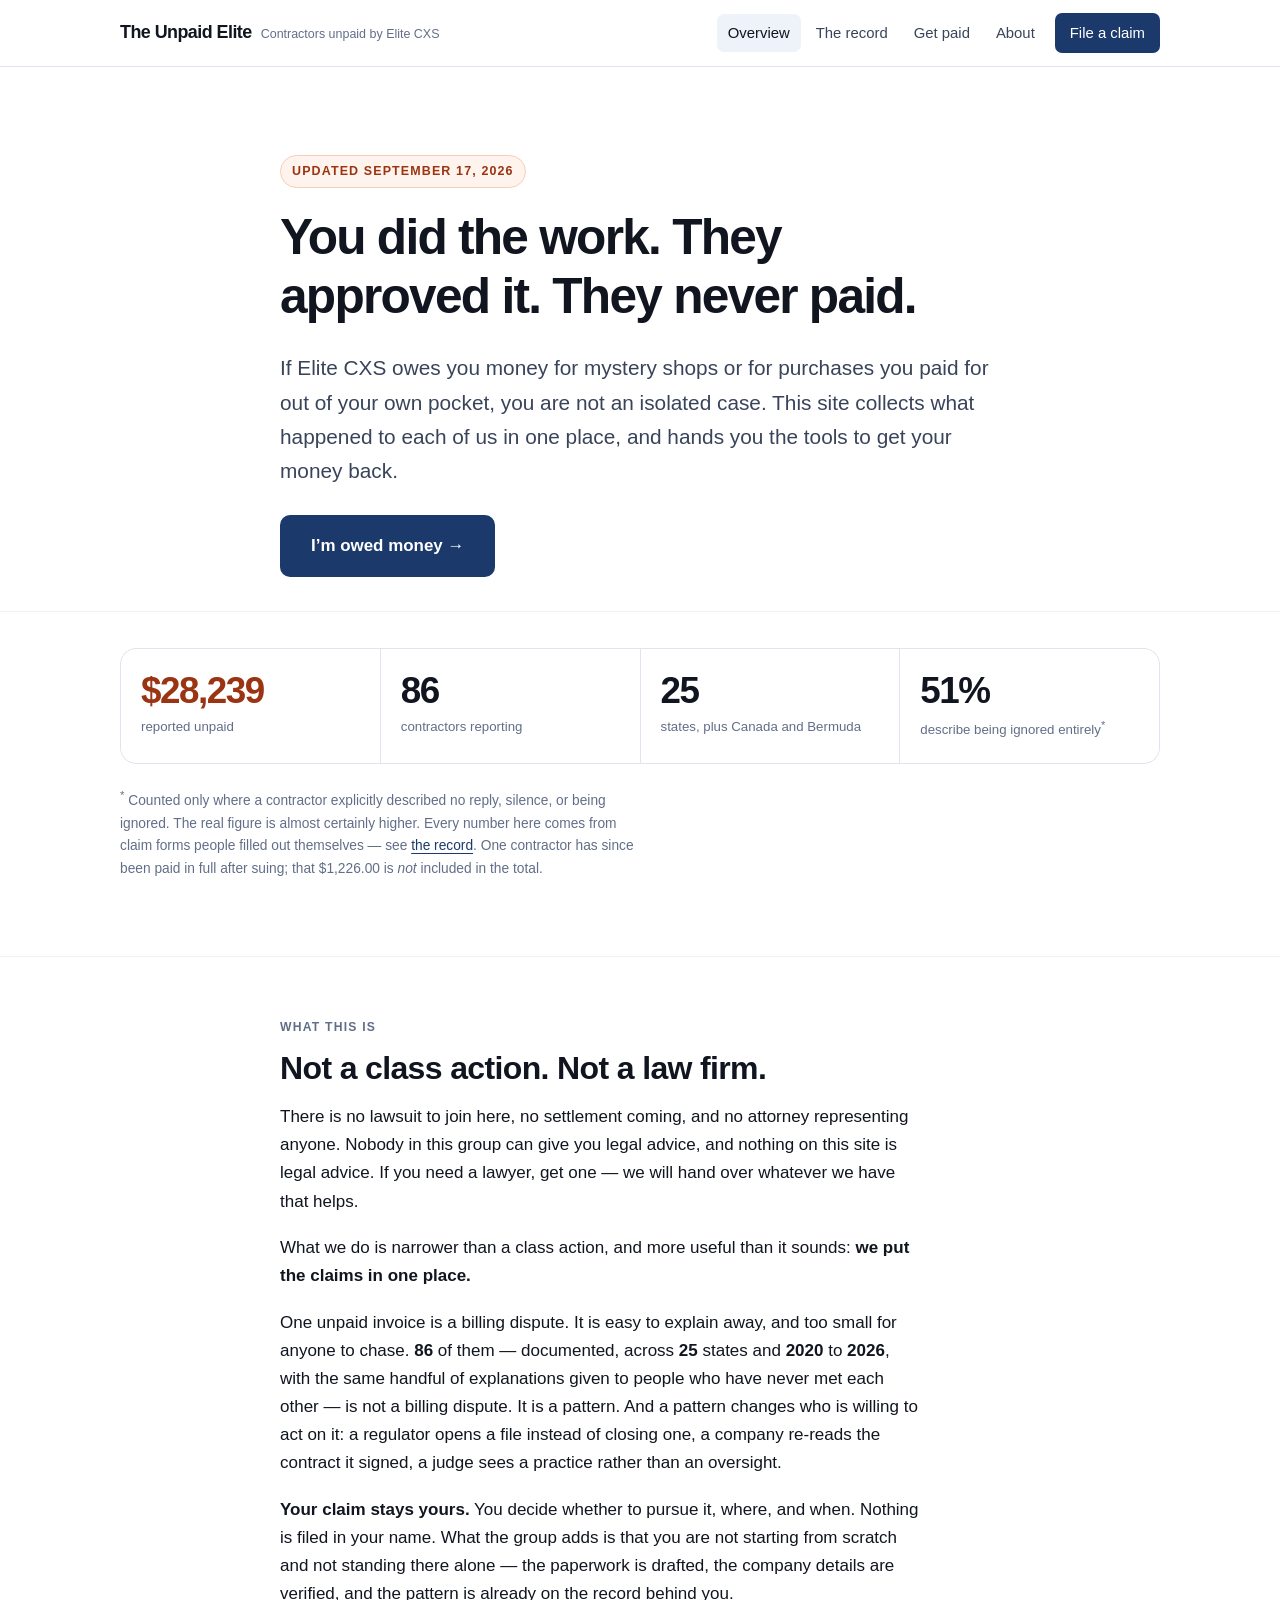
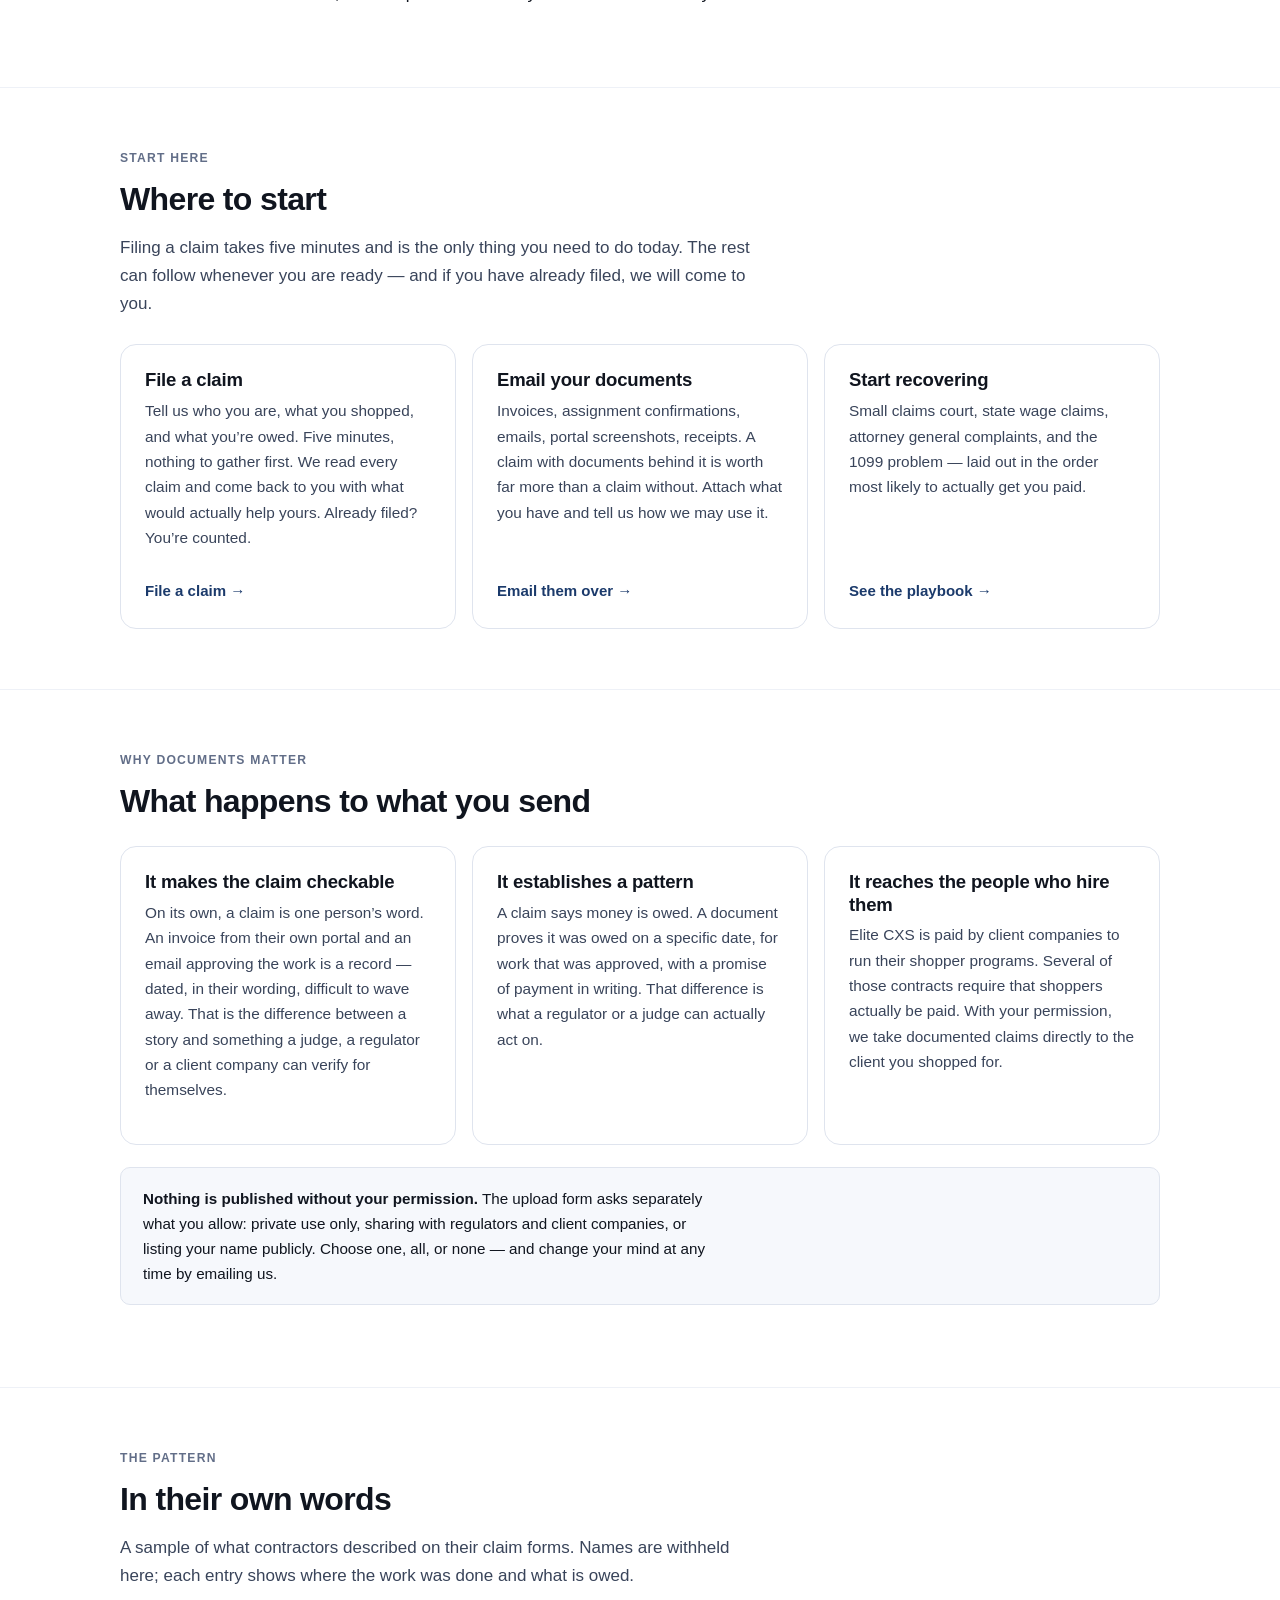
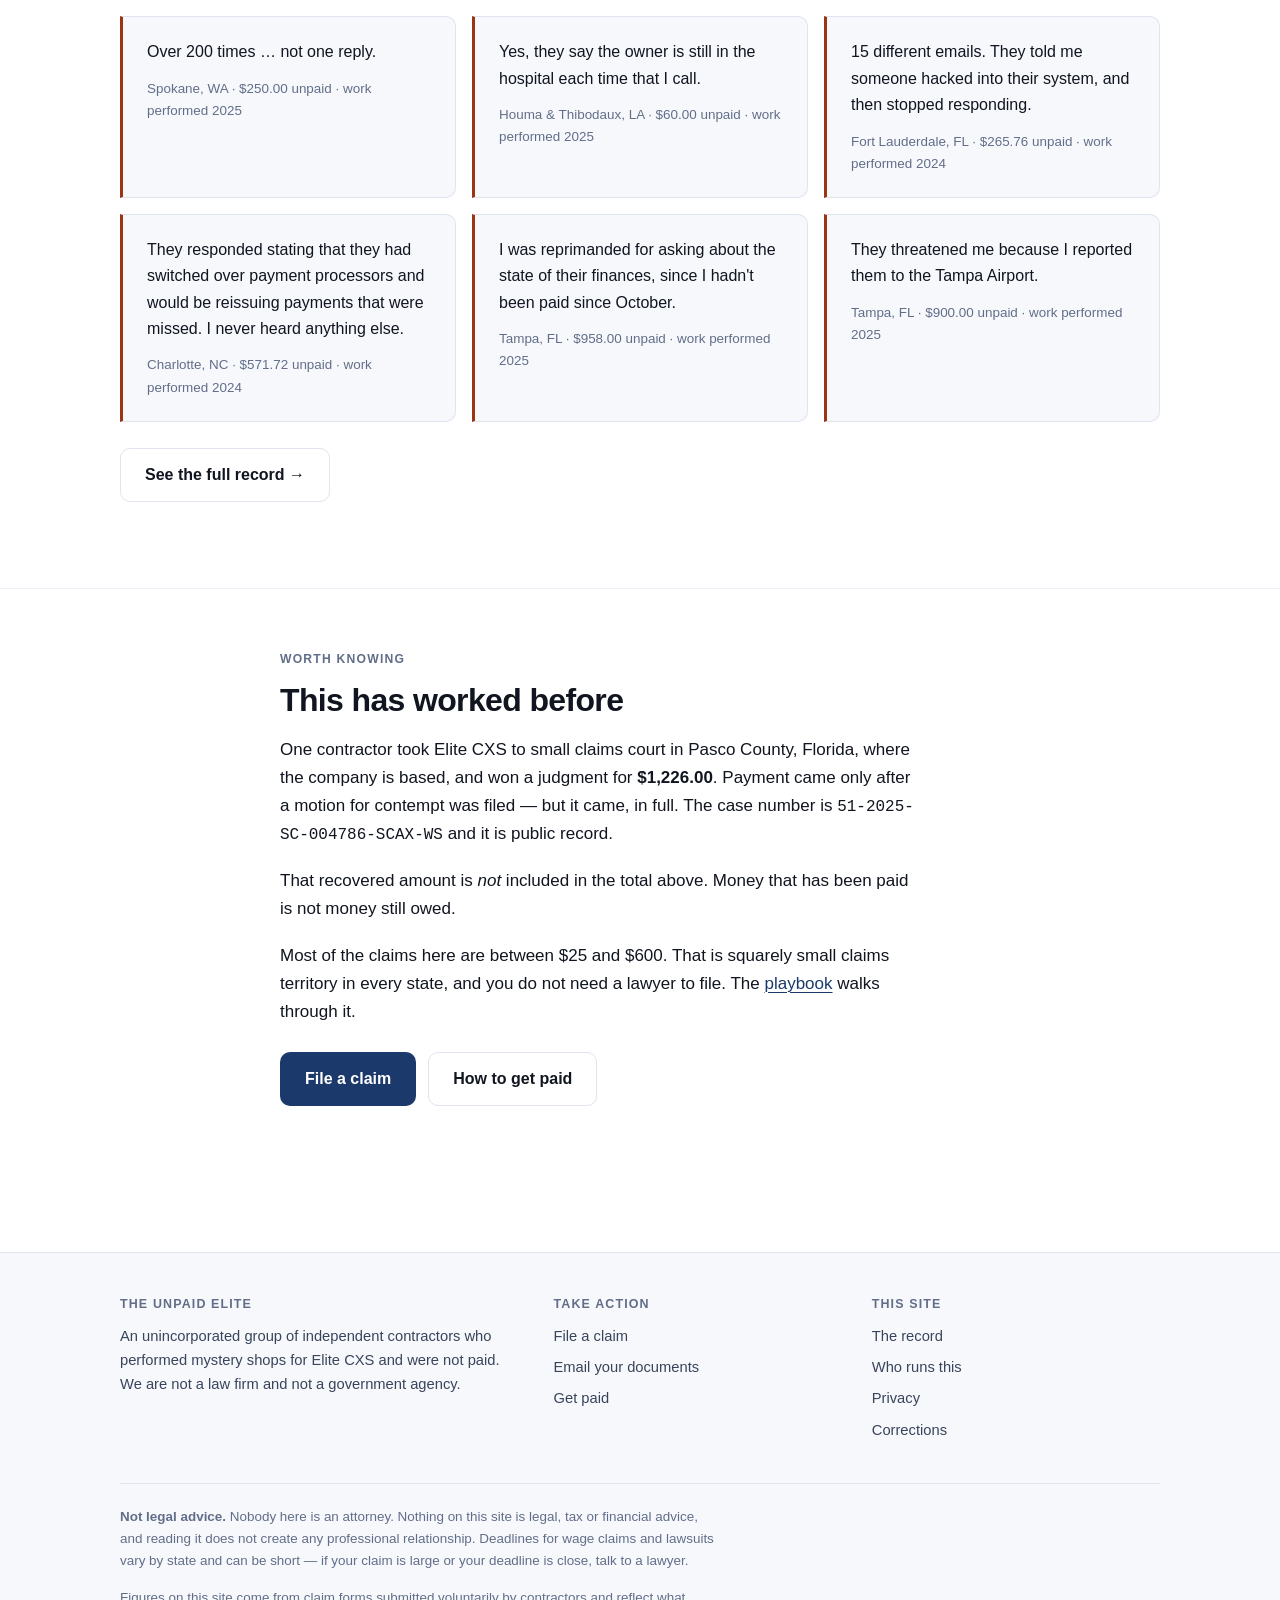
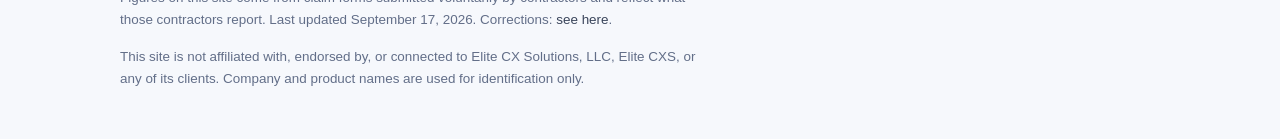
<file: index.html>
<!doctype html>
<html lang="en">
<head>
<meta charset="utf-8">
<meta name="viewport" content="width=device-width, initial-scale=1, viewport-fit=cover">
<title>Elite CXS isn't paying its mystery shoppers — The Unpaid Elite</title>
<meta name="description" content="85 independent contractors report $28,239 in unpaid mystery shopping work for Elite CXS across 25 states. File a claim, send your documents, and get the tools to recover what you're owed.">
<link rel="canonical" href="https://theunpaidelite.com/index.html">
<meta property="og:type" content="website">
<meta property="og:site_name" content="The Unpaid Elite">
<meta property="og:title" content="Elite CXS isn't paying its mystery shoppers — The Unpaid Elite">
<meta property="og:description" content="85 independent contractors report $28,239 in unpaid mystery shopping work for Elite CXS across 25 states. File a claim, send your documents, and get the tools to recover what you're owed.">
<meta property="og:url" content="https://theunpaidelite.com/index.html">
<meta name="twitter:card" content="summary_large_image">
<meta name="robots" content="index,follow">
<link rel="icon" href="data:image/svg+xml,<svg xmlns='http://www.w3.org/2000/svg' viewBox='0 0 32 32'><rect width='32' height='32' rx='7' fill='%231b3a6b'/><text x='16' y='23' font-size='19' font-family='system-ui,sans-serif' font-weight='700' fill='white' text-anchor='middle'>U</text></svg>">
<link rel="stylesheet" href="assets/site.css">
<script src="assets/config.js" defer></script>
<script src="assets/site.js" defer></script>
</head>
<body>
<a class="skip" href="#main">Skip to content</a>
<header class="site-head">
  <div class="wrap">
    <a class="brand" href="index.html">The&nbsp;Unpaid&nbsp;Elite <span>Contractors unpaid by Elite&nbsp;CXS</span></a>
    <nav class="nav" aria-label="Main">
      <a href="index.html">Overview</a>
      <a href="record.html">The record</a>
      <a href="get-paid.html">Get paid</a>
      <a href="about.html">About</a>
      <a class="cta" href="claim.html">File a claim</a>
    </nav>
  </div>
</header>
<main id="main">

<section class="hero">
  <div class="wrap narrow">
    <span class="kicker">Updated <span data-updated>2026</span></span>
    <h1>You did the work. They approved it. They never paid.</h1>
    <p class="lede">If Elite CXS owes you money for mystery shops or for purchases you
    paid for out of your own pocket, you are not an isolated case. This site collects what
    happened to each of us in one place, and hands you the tools to get your money back.</p>
    <div class="btn-row">
      <a class="btn big" href="claim.html">I&rsquo;m owed money &rarr;</a>
    </div>
  </div>
</section>

<section style="padding-top:0">
  <div class="wrap">
    <div class="counters">
      <div class="counter flag">
        <span class="n" data-stat="total_owed" data-format="money0">&mdash;</span>
        <span class="l">reported unpaid</span>
      </div>
      <div class="counter">
        <span class="n" data-stat="people">&mdash;</span>
        <span class="l">contractors reporting</span>
      </div>
      <div class="counter">
        <span class="n" data-stat="us_states">&mdash;</span>
        <span class="l">states, plus Canada and Bermuda</span>
      </div>
      <div class="counter">
        <span class="n" data-stat="ghosted_pct" data-format="pct">&mdash;</span>
        <span class="l">describe being ignored entirely<sup>*</sup></span>
      </div>
    </div>
    <p style="font-size:.86rem;color:var(--ink-3);margin-top:-14px">
      <sup>*</sup> Counted only where a contractor explicitly described no reply, silence, or
      being ignored. The real figure is almost certainly higher. Every number here comes from
      claim forms people filled out themselves &mdash; see <a href="record.html">the record</a>.
      One contractor has since been paid in full after suing; that
      <span data-stat="recovered_total" data-format="money">&mdash;</span> is
      <em>not</em> included in the total.</p>
  </div>
</section>


<section>
  <div class="wrap narrow">
    <p class="section-label">What this is</p>
    <h2>Not a class action. Not a law firm.</h2>
    <p>There is no lawsuit to join here, no settlement coming, and no attorney representing
    anyone. Nobody in this group can give you legal advice, and nothing on this site is legal
    advice. If you need a lawyer, get one &mdash; we will hand over whatever we have that helps.</p>
    <p>What we do is narrower than a class action, and more useful than it sounds: <strong>we
    put the claims in one place.</strong></p>
    <p>One unpaid invoice is a billing dispute. It is easy to explain away, and too small for
    anyone to chase. <strong data-stat="people">&mdash;</strong> of them &mdash; documented,
    across <strong data-stat="us_states">&mdash;</strong> states and
    <strong data-stat="earliest_year" data-format="plain">&mdash;</strong> to
    <strong data-stat="latest_year" data-format="plain">&mdash;</strong>, with the same handful
    of explanations given to people who have never met each other &mdash; is not a billing
    dispute. It is a pattern. And a pattern changes who is willing to act on it: a regulator
    opens a file instead of closing one, a company re-reads the contract it signed, a judge sees
    a practice rather than an oversight.</p>
    <p><strong>Your claim stays yours.</strong> You decide whether to pursue it, where, and
    when. Nothing is filed in your name. What the group adds is that you are not starting from
    scratch and not standing there alone &mdash; the paperwork is drafted, the company details
    are verified, and the pattern is already on the record behind you.</p>
  </div>
</section>

<section>
  <div class="wrap">
    <p class="section-label">Start here</p>
    <h2>Where to start</h2>
    <p style="color:var(--ink-2)">Filing a claim takes five minutes and is the only thing you
    need to do today. The rest can follow whenever you are ready &mdash; and if you have
    already filed, we will come to you.</p>
    <div class="cards">
      <a class="card" href="claim.html">
        <h3>File a claim</h3>
        <p>Tell us who you are, what you shopped, and what you&rsquo;re owed. Five minutes,
        nothing to gather first. We read every claim and come back to you with what would
        actually help yours. Already filed? You&rsquo;re counted.</p>
        <span class="go">File a claim &rarr;</span>
      </a>
      <a class="card" href="mailto:sam@crossroadstechnology.co?subject=Elite%20CXS%20documents">
        <h3>Email your documents</h3>
        <p>Invoices, assignment confirmations, emails, portal screenshots, receipts. A claim
        with documents behind it is worth far more than a claim without. Attach what you have
        and tell us how we may use it.</p>
        <span class="go">Email them over &rarr;</span>
      </a>
      <a class="card" href="get-paid.html">
        <h3>Start recovering</h3>
        <p>Small claims court, state wage claims, attorney general complaints, and the 1099
        problem &mdash; laid out in the order most likely to actually get you paid.</p>
        <span class="go">See the playbook &rarr;</span>
      </a>
    </div>
  </div>
</section>

<section>
  <div class="wrap">
    <p class="section-label">Why documents matter</p>
    <h2>What happens to what you send</h2>
    <div class="cards">
      <div class="card">
        <h3>It makes the claim checkable</h3>
        <p>On its own, a claim is one person&rsquo;s word. An invoice from their own portal and
        an email approving the work is a record &mdash; dated, in their wording, difficult to
        wave away. That is the difference between a story and something a judge, a regulator or
        a client company can verify for themselves.</p>
      </div>
      <div class="card">
        <h3>It establishes a pattern</h3>
        <p>A claim says money is owed. A document proves it was owed on a specific date,
        for work that was approved, with a promise of payment in writing. That difference is
        what a regulator or a judge can actually act on.</p>
      </div>
      <div class="card">
        <h3>It reaches the people who hire them</h3>
        <p>Elite CXS is paid by client companies to run their shopper programs. Several of
        those contracts require that shoppers actually be paid. With your permission, we take
        documented claims directly to the client you shopped for.</p>
      </div>
    </div>
    <div class="note">
      <p><strong>Nothing is published without your permission.</strong> The upload form asks
      separately what you allow: private use only, sharing with regulators and client
      companies, or listing your name publicly. Choose one, all, or none &mdash; and change
      your mind at any time by emailing us.</p>
    </div>
  </div>
</section>

<section>
  <div class="wrap">
    <p class="section-label">The pattern</p>
    <h2>In their own words</h2>
    <p style="color:var(--ink-2)">A sample of what contractors described on their claim forms.
    Names are withheld here; each entry shows where the work was done and what is owed.</p>
    <div class="quotes" id="quotes" data-limit="6"></div>
    <div class="btn-row">
      <a class="btn alt" href="record.html">See the full record &rarr;</a>
    </div>
  </div>
</section>

<section>
  <div class="wrap narrow">
    <p class="section-label">Worth knowing</p>
    <h2>This has worked before</h2>
    <p>One contractor took Elite CXS to small claims court in Pasco County, Florida, where the
    company is based, and won a judgment for
    <strong data-stat="recovered_total" data-format="money">&mdash;</strong>. Payment came only
    after a motion for contempt was filed &mdash; but it came, in full. The case number is
    <span style="font-family:var(--mono);font-size:.94em">51-2025-SC-004786-SCAX-WS</span>
    and it is public record.</p>
    <p>That recovered amount is <em>not</em> included in the total above. Money that has been
    paid is not money still owed.</p>
    <p>Most of the claims here are between $25 and $600. That is squarely small claims
    territory in every state, and you do not need a lawyer to file. The
    <a href="get-paid.html">playbook</a> walks through it.</p>
    <div class="btn-row">
      <a class="btn" href="claim.html">File a claim</a>
      <a class="btn alt" href="get-paid.html">How to get paid</a>
    </div>
  </div>
</section>
</main>
<footer class="site-foot">
  <div class="wrap">
    <div class="foot-grid">
      <div>
        <h4>The Unpaid Elite</h4>
        <p style="font-size:.92rem">An unincorporated group of independent contractors who
        performed mystery shops for Elite CXS and were not paid. We are not a law firm and
        not a government agency.</p>
      </div>
      <div>
        <h4>Take action</h4>
        <ul>
          <li><a href="claim.html">File a claim</a></li>
          <li><a href="mailto:sam@crossroadstechnology.co?subject=Elite%20CXS%20documents">Email your documents</a></li>
          <li><a href="get-paid.html">Get paid</a></li>
        </ul>
      </div>
      <div>
        <h4>This site</h4>
        <ul>
          <li><a href="record.html">The record</a></li>
          <li><a href="about.html">Who runs this</a></li>
          <li><a href="about.html#privacy">Privacy</a></li>
          <li><a href="about.html#corrections">Corrections</a></li>
        </ul>
      </div>
    </div>
    <div class="fineprint">
      <p><strong>Not legal advice.</strong> Nobody here is an attorney. Nothing on this site is
      legal, tax or financial advice, and reading it does not create any professional
      relationship. Deadlines for wage claims and lawsuits vary by state and can be short &mdash;
      if your claim is large or your deadline is close, talk to a lawyer.</p>
      <p>Figures on this site come from claim forms submitted voluntarily by contractors and
      reflect what those contractors report. Last updated <span data-updated>2026</span>.
      Corrections: <a href="about.html#corrections">see here</a>.</p>
      <p>This site is not affiliated with, endorsed by, or connected to Elite CX Solutions, LLC,
      Elite CXS, or any of its clients. Company and product names are used for identification only.</p>
    </div>
  </div>
</footer>
</body>
</html>
</file>
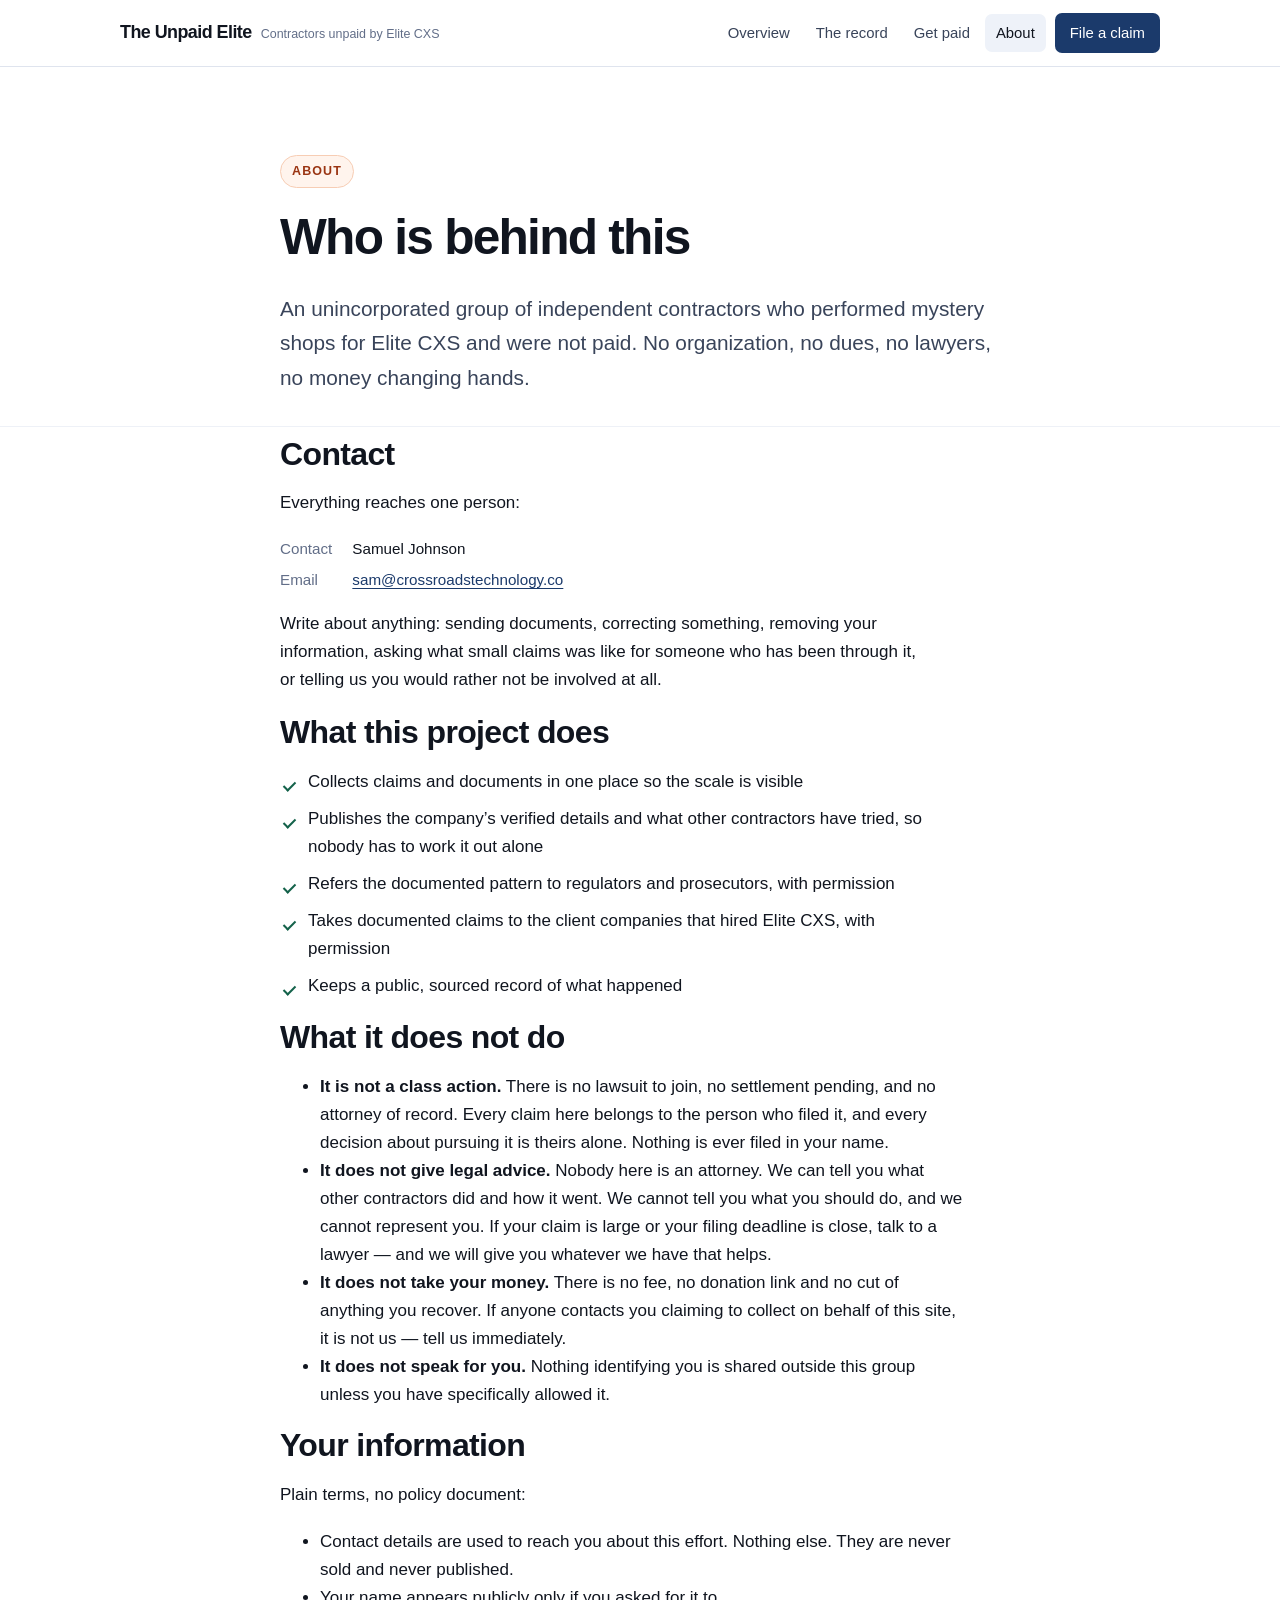
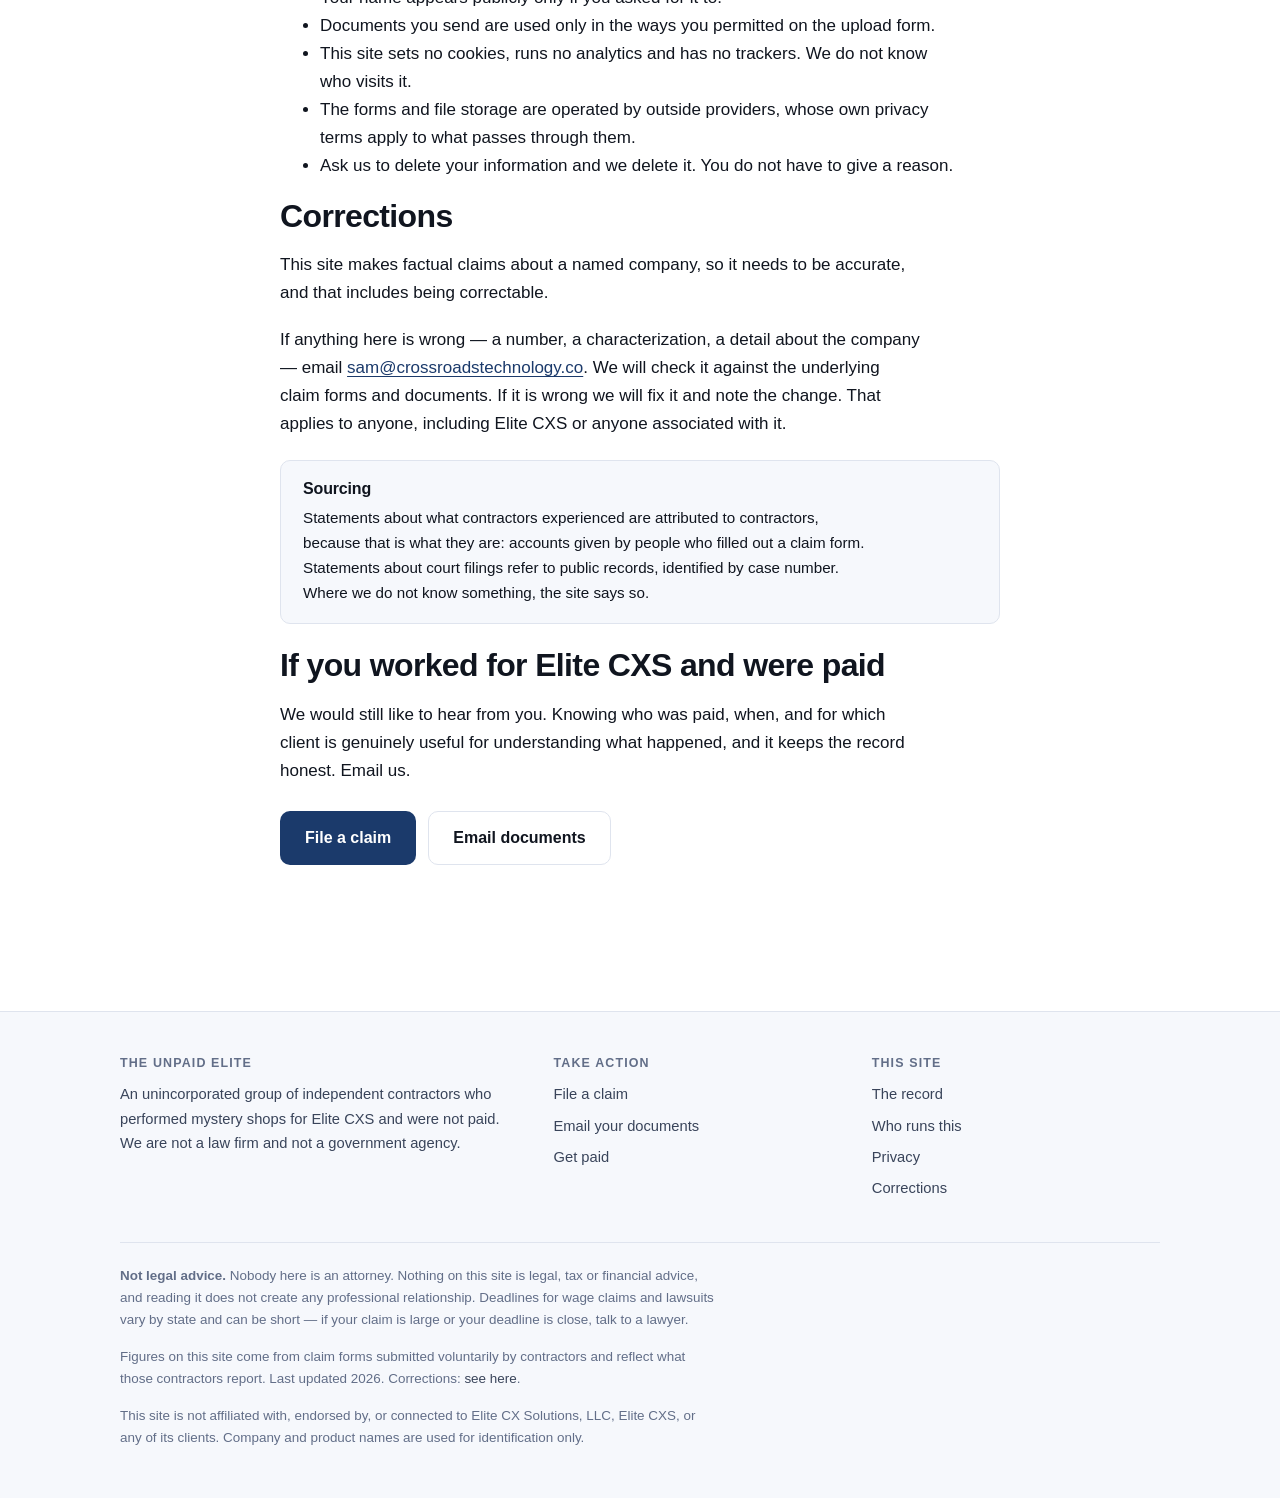
<file: about.html>
<!doctype html>
<html lang="en">
<head>
<meta charset="utf-8">
<meta name="viewport" content="width=device-width, initial-scale=1, viewport-fit=cover">
<title>About this project and how to reach us — The Unpaid Elite</title>
<meta name="description" content="Who runs The Unpaid Elite, how to contact us, what we do with your information, and how to request a correction.">
<link rel="canonical" href="https://theunpaidelite.com/about.html">
<meta property="og:type" content="website">
<meta property="og:site_name" content="The Unpaid Elite">
<meta property="og:title" content="About this project and how to reach us — The Unpaid Elite">
<meta property="og:description" content="Who runs The Unpaid Elite, how to contact us, what we do with your information, and how to request a correction.">
<meta property="og:url" content="https://theunpaidelite.com/about.html">
<meta name="twitter:card" content="summary_large_image">
<meta name="robots" content="index,follow">
<link rel="icon" href="data:image/svg+xml,<svg xmlns='http://www.w3.org/2000/svg' viewBox='0 0 32 32'><rect width='32' height='32' rx='7' fill='%231b3a6b'/><text x='16' y='23' font-size='19' font-family='system-ui,sans-serif' font-weight='700' fill='white' text-anchor='middle'>U</text></svg>">
<link rel="stylesheet" href="assets/site.css">
<script src="assets/config.js" defer></script>
<script src="assets/site.js" defer></script>
</head>
<body>
<a class="skip" href="#main">Skip to content</a>
<header class="site-head">
  <div class="wrap">
    <a class="brand" href="index.html">The&nbsp;Unpaid&nbsp;Elite <span>Contractors unpaid by Elite&nbsp;CXS</span></a>
    <nav class="nav" aria-label="Main">
      <a href="index.html">Overview</a>
      <a href="record.html">The record</a>
      <a href="get-paid.html">Get paid</a>
      <a href="about.html">About</a>
      <a class="cta" href="claim.html">File a claim</a>
    </nav>
  </div>
</header>
<main id="main">

<section class="hero">
  <div class="wrap narrow">
    <span class="kicker">About</span>
    <h1>Who is behind this</h1>
    <p class="lede">An unincorporated group of independent contractors who performed mystery
    shops for Elite CXS and were not paid. No organization, no dues, no lawyers, no money
    changing hands.</p>
  </div>
</section>

<section style="padding-top:8px">
  <div class="wrap narrow">
    <h2>Contact</h2>
    <p>Everything reaches one person:</p>
    <dl class="facts">
      <dt>Contact</dt><dd>Samuel Johnson</dd>
      <dt>Email</dt><dd><a href="mailto:sam@crossroadstechnology.co">sam@crossroadstechnology.co</a></dd>
    </dl>
    <p style="margin-top:18px">Write about anything: sending documents, correcting something,
    removing your information, asking what small claims was like for someone who has been
    through it, or telling us you would rather not be involved at all.</p>

    <h2>What this project does</h2>
    <ul class="checks">
      <li>Collects claims and documents in one place so the scale is visible</li>
      <li>Publishes the company&rsquo;s verified details and what other contractors have tried,
      so nobody has to work it out alone</li>
      <li>Refers the documented pattern to regulators and prosecutors, with permission</li>
      <li>Takes documented claims to the client companies that hired Elite CXS, with permission</li>
      <li>Keeps a public, sourced record of what happened</li>
    </ul>

    <h2>What it does not do</h2>
    <ul>
      <li><strong>It is not a class action.</strong> There is no lawsuit to join, no
      settlement pending, and no attorney of record. Every claim here belongs to the person who
      filed it, and every decision about pursuing it is theirs alone. Nothing is ever filed in
      your name.</li>
      <li><strong>It does not give legal advice.</strong> Nobody here is an attorney. We can
      tell you what other contractors did and how it went. We cannot tell you what you should
      do, and we cannot represent you. If your claim is large or your filing deadline is close,
      talk to a lawyer &mdash; and we will give you whatever we have that helps.</li>
      <li><strong>It does not take your money.</strong> There is no fee, no donation link and
      no cut of anything you recover. If anyone contacts you claiming to collect on behalf of
      this site, it is not us &mdash; tell us immediately.</li>
      <li><strong>It does not speak for you.</strong> Nothing identifying you is shared outside
      this group unless you have specifically allowed it.</li>
    </ul>

    <h2 id="privacy">Your information</h2>
    <p>Plain terms, no policy document:</p>
    <ul>
      <li>Contact details are used to reach you about this effort. Nothing else. They are never
      sold and never published.</li>
      <li>Your name appears publicly only if you asked for it to.</li>
      <li>Documents you send are used only in the ways you permitted on the upload form.</li>
      <li>This site sets no cookies, runs no analytics and has no trackers. We do not know who
      visits it.</li>
      <li>The forms and file storage are operated by outside providers, whose own privacy terms
      apply to what passes through them.</li>
      <li>Ask us to delete your information and we delete it. You do not have to give a reason.</li>
    </ul>

    <h2 id="corrections">Corrections</h2>
    <p>This site makes factual claims about a named company, so it needs to be accurate, and
    that includes being correctable.</p>
    <p>If anything here is wrong &mdash; a number, a characterization, a detail about the
    company &mdash; email
    <a href="mailto:sam@crossroadstechnology.co?subject=Correction%20request">sam@crossroadstechnology.co</a>.
    We will check it against the underlying claim forms and documents. If it is wrong we will
    fix it and note the change. That applies to anyone, including Elite CXS or anyone
    associated with it.</p>
    <div class="note">
      <h3>Sourcing</h3>
      <p>Statements about what contractors experienced are attributed to contractors, because
      that is what they are: accounts given by people who filled out a claim form. Statements
      about court filings refer to public records, identified by case number. Where we do not
      know something, the site says so.</p>
    </div>

    <h2>If you worked for Elite CXS and were paid</h2>
    <p>We would still like to hear from you. Knowing who was paid, when, and for which client
    is genuinely useful for understanding what happened, and it keeps the record honest. Email
    us.</p>

    <div class="btn-row">
      <a class="btn" href="claim.html">File a claim</a>
      <a class="btn alt" href="mailto:sam@crossroadstechnology.co?subject=Elite%20CXS%20documents">Email documents</a>
    </div>
  </div>
</section>
</main>
<footer class="site-foot">
  <div class="wrap">
    <div class="foot-grid">
      <div>
        <h4>The Unpaid Elite</h4>
        <p style="font-size:.92rem">An unincorporated group of independent contractors who
        performed mystery shops for Elite CXS and were not paid. We are not a law firm and
        not a government agency.</p>
      </div>
      <div>
        <h4>Take action</h4>
        <ul>
          <li><a href="claim.html">File a claim</a></li>
          <li><a href="mailto:sam@crossroadstechnology.co?subject=Elite%20CXS%20documents">Email your documents</a></li>
          <li><a href="get-paid.html">Get paid</a></li>
        </ul>
      </div>
      <div>
        <h4>This site</h4>
        <ul>
          <li><a href="record.html">The record</a></li>
          <li><a href="about.html">Who runs this</a></li>
          <li><a href="about.html#privacy">Privacy</a></li>
          <li><a href="about.html#corrections">Corrections</a></li>
        </ul>
      </div>
    </div>
    <div class="fineprint">
      <p><strong>Not legal advice.</strong> Nobody here is an attorney. Nothing on this site is
      legal, tax or financial advice, and reading it does not create any professional
      relationship. Deadlines for wage claims and lawsuits vary by state and can be short &mdash;
      if your claim is large or your deadline is close, talk to a lawyer.</p>
      <p>Figures on this site come from claim forms submitted voluntarily by contractors and
      reflect what those contractors report. Last updated <span data-updated>2026</span>.
      Corrections: <a href="about.html#corrections">see here</a>.</p>
      <p>This site is not affiliated with, endorsed by, or connected to Elite CX Solutions, LLC,
      Elite CXS, or any of its clients. Company and product names are used for identification only.</p>
    </div>
  </div>
</footer>
</body>
</html>
</file>
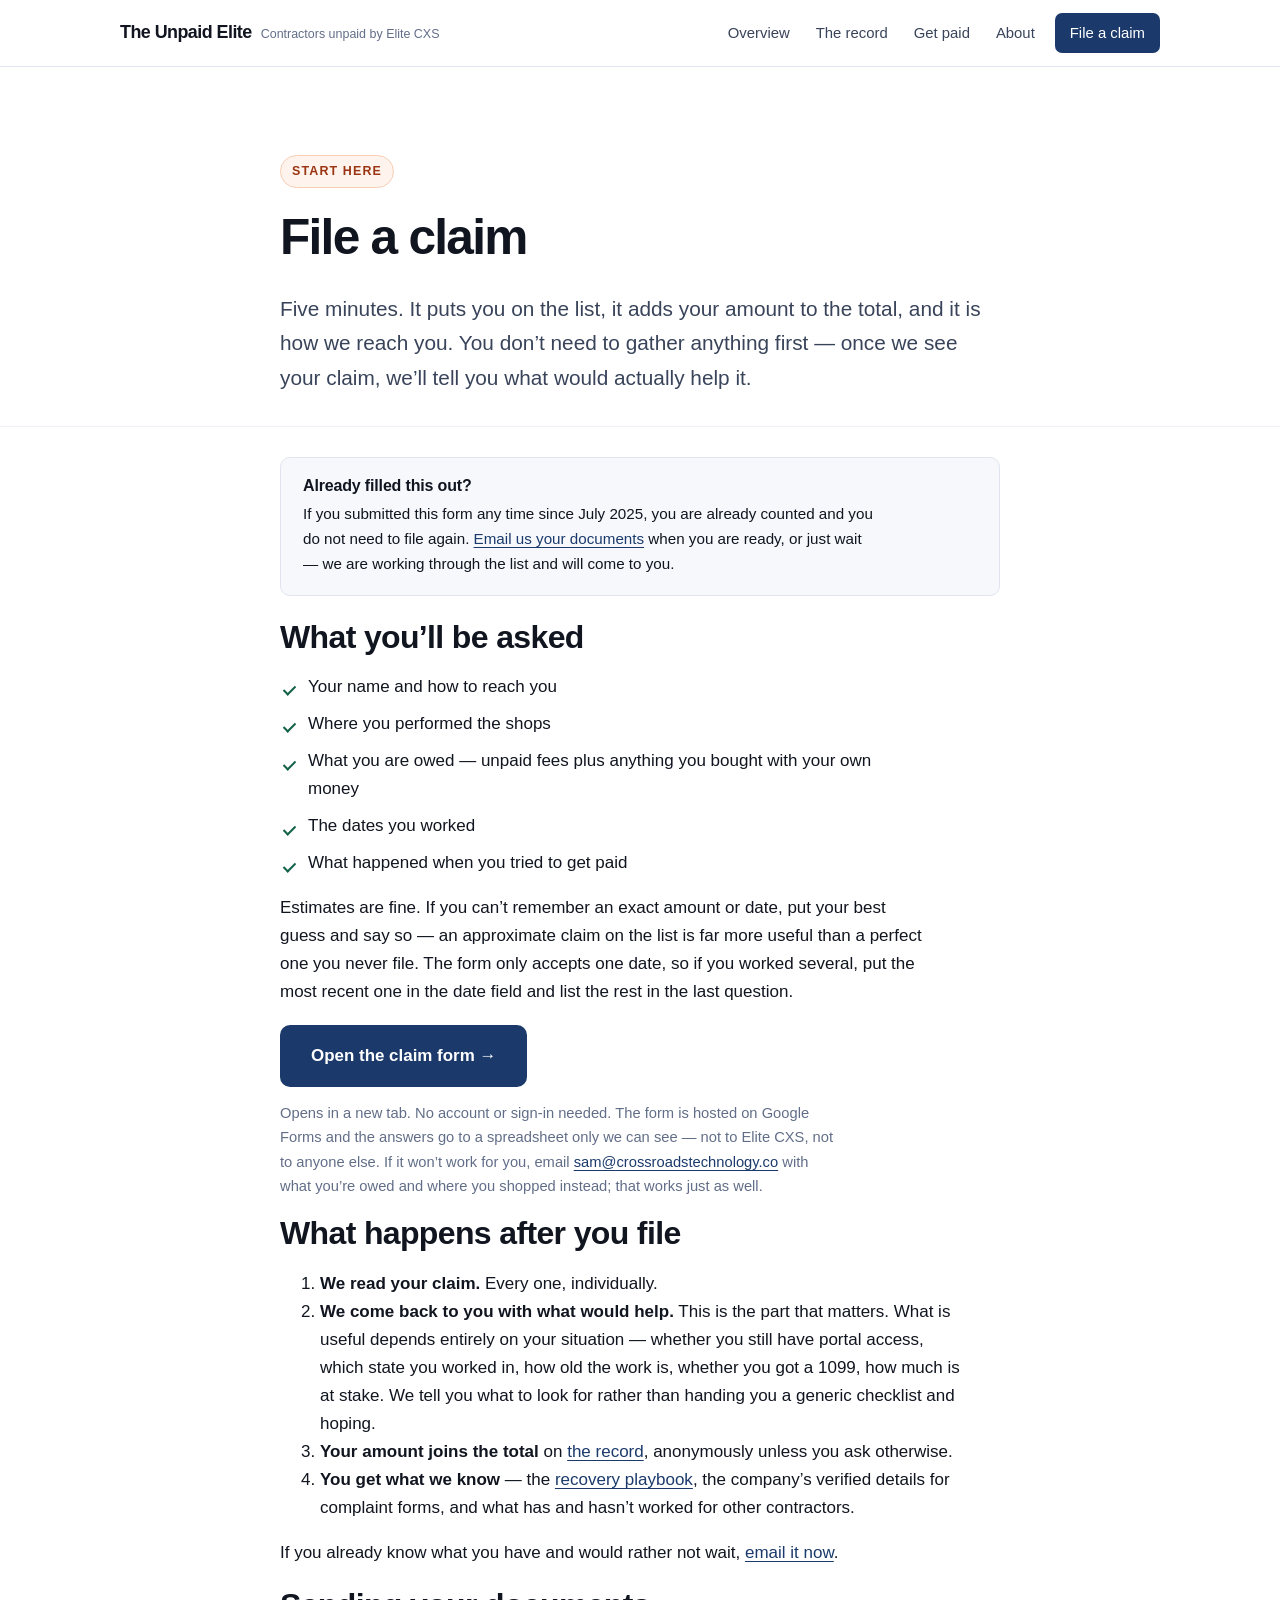
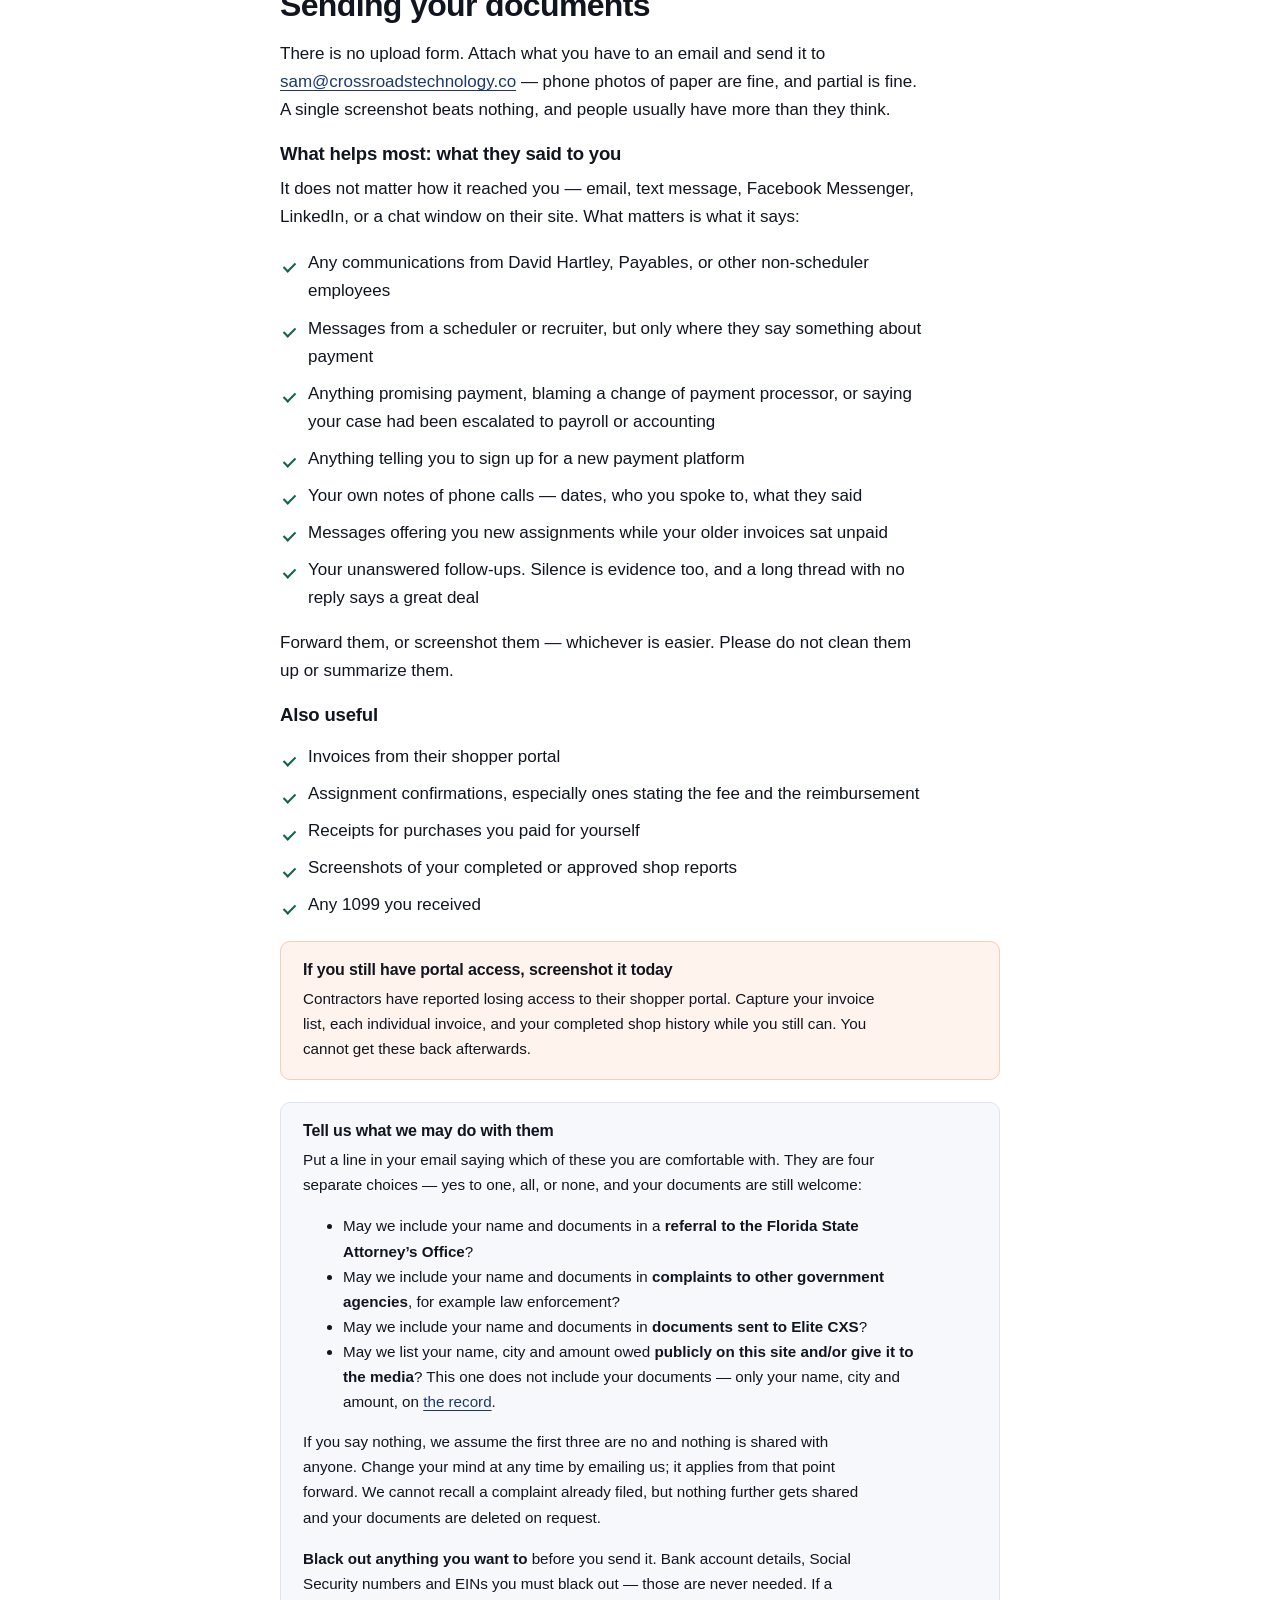
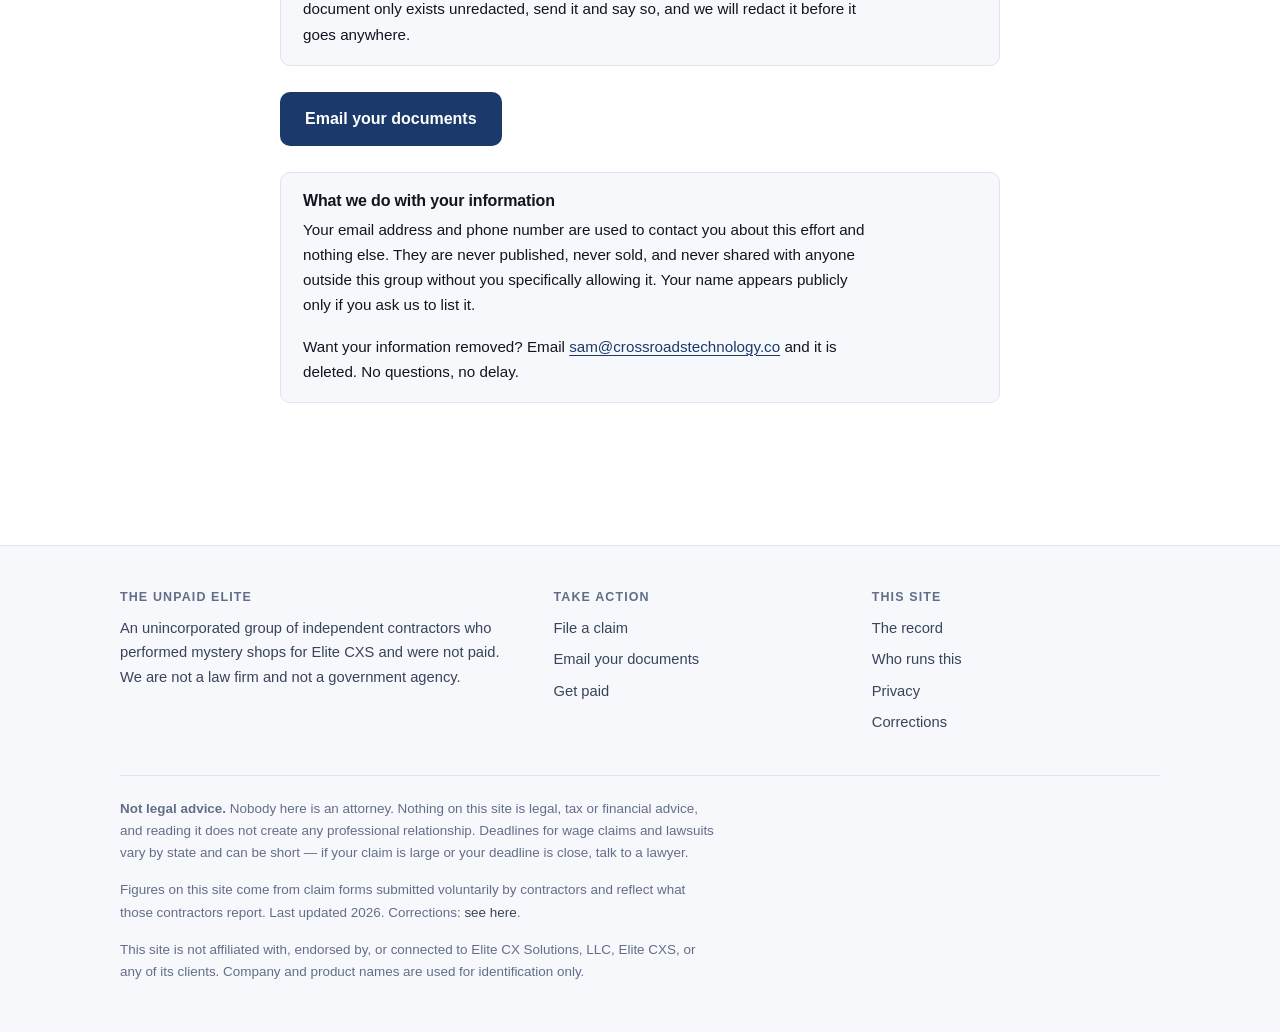
<file: claim.html>
<!doctype html>
<html lang="en">
<head>
<meta charset="utf-8">
<meta name="viewport" content="width=device-width, initial-scale=1, viewport-fit=cover">
<title>File a claim against Elite CXS — The Unpaid Elite</title>
<meta name="description" content="Report unpaid mystery shopping work or unreimbursed purchases from Elite CXS. Five minutes. We follow up with what would help your specific claim.">
<link rel="canonical" href="https://theunpaidelite.com/claim.html">
<meta property="og:type" content="website">
<meta property="og:site_name" content="The Unpaid Elite">
<meta property="og:title" content="File a claim against Elite CXS — The Unpaid Elite">
<meta property="og:description" content="Report unpaid mystery shopping work or unreimbursed purchases from Elite CXS. Five minutes. We follow up with what would help your specific claim.">
<meta property="og:url" content="https://theunpaidelite.com/claim.html">
<meta name="twitter:card" content="summary_large_image">
<meta name="robots" content="index,follow">
<link rel="icon" href="data:image/svg+xml,<svg xmlns='http://www.w3.org/2000/svg' viewBox='0 0 32 32'><rect width='32' height='32' rx='7' fill='%231b3a6b'/><text x='16' y='23' font-size='19' font-family='system-ui,sans-serif' font-weight='700' fill='white' text-anchor='middle'>U</text></svg>">
<link rel="stylesheet" href="assets/site.css">
<script src="assets/config.js" defer></script>
<script src="assets/site.js" defer></script>
</head>
<body>
<a class="skip" href="#main">Skip to content</a>
<header class="site-head">
  <div class="wrap">
    <a class="brand" href="index.html">The&nbsp;Unpaid&nbsp;Elite <span>Contractors unpaid by Elite&nbsp;CXS</span></a>
    <nav class="nav" aria-label="Main">
      <a href="index.html">Overview</a>
      <a href="record.html">The record</a>
      <a href="get-paid.html">Get paid</a>
      <a href="about.html">About</a>
      <a class="cta" href="claim.html">File a claim</a>
    </nav>
  </div>
</header>
<main id="main">

<section class="hero">
  <div class="wrap narrow">
    <span class="kicker">Start here</span>
    <h1>File a claim</h1>
    <p class="lede">Five minutes. It puts you on the list, it adds your amount to the total,
    and it is how we reach you. You don&rsquo;t need to gather anything first &mdash; once we
    see your claim, we&rsquo;ll tell you what would actually help it.</p>
  </div>
</section>

<section style="padding-top:8px">
  <div class="wrap narrow">
    <div class="note">
      <h3>Already filled this out?</h3>
      <p>If you submitted this form any time since July 2025, you are already counted and you
      do not need to file again. <a href="#documents">Email us your documents</a> when you are
      ready, or just wait &mdash; we are working through the list and will come to you.</p>
    </div>

    <h2>What you&rsquo;ll be asked</h2>
    <ul class="checks">
      <li>Your name and how to reach you</li>
      <li>Where you performed the shops</li>
      <li>What you are owed &mdash; unpaid fees plus anything you bought with your own money</li>
      <li>The dates you worked</li>
      <li>What happened when you tried to get paid</li>
    </ul>
    <p>Estimates are fine. If you can&rsquo;t remember an exact amount or date, put your best
    guess and say so &mdash; an approximate claim on the list is far more useful than a perfect
    one you never file. The form only accepts one date, so if you worked several, put the most
    recent one in the date field and list the rest in the last question.</p>

    <div data-gform></div>

    <p style="font-size:.92rem;color:var(--ink-3);margin-top:14px">Opens in a new tab. No
    account or sign-in needed. The form is hosted on Google Forms and the answers go to a
    spreadsheet only we can see &mdash; not to Elite CXS, not to anyone else. If it won&rsquo;t
    work for you, email
    <a href="mailto:sam@crossroadstechnology.co">sam@crossroadstechnology.co</a> with what
    you&rsquo;re owed and where you shopped instead; that works just as well.</p>

    <h2>What happens after you file</h2>
    <ol>
      <li><strong>We read your claim.</strong> Every one, individually.</li>
      <li><strong>We come back to you with what would help.</strong> This is the part that
      matters. What is useful depends entirely on your situation &mdash; whether you still have
      portal access, which state you worked in, how old the work is, whether you got a 1099,
      how much is at stake. We tell you what to look for rather than handing you a generic
      checklist and hoping.</li>
      <li><strong>Your amount joins the total</strong> on <a href="record.html">the record</a>,
      anonymously unless you ask otherwise.</li>
      <li><strong>You get what we know</strong> &mdash; the
      <a href="get-paid.html">recovery playbook</a>, the company&rsquo;s verified details for
      complaint forms, and what has and hasn&rsquo;t worked for other contractors.</li>
    </ol>
    <p>If you already know what you have and would rather not wait,
    <a href="#documents">email it now</a>.</p>

    <h2 id="documents">Sending your documents</h2>
    <p>There is no upload form. Attach what you have to an email and send it to
    <a href="mailto:sam@crossroadstechnology.co?subject=Elite%20CXS%20documents">sam@crossroadstechnology.co</a> &mdash; phone photos of paper are fine, and
    partial is fine. A single screenshot beats nothing, and people usually have more than they
    think.</p>

    <h3>What helps most: what they said to you</h3>
    <p>It does not matter how it reached you &mdash; email, text message, Facebook Messenger,
    LinkedIn, or a chat window on their site. What matters is what it says:</p>
    <ul class="checks">
      <li>Any communications from David Hartley, Payables, or other non-scheduler employees</li>
      <li>Messages from a scheduler or recruiter, but only where they say something about
      payment</li>
      <li>Anything promising payment, blaming a change of payment processor, or saying your
      case had been escalated to payroll or accounting</li>
      <li>Anything telling you to sign up for a new payment platform</li>
      <li>Your own notes of phone calls &mdash; dates, who you spoke to, what they said</li>
      <li>Messages offering you new assignments while your older invoices sat unpaid</li>
      <li>Your unanswered follow-ups. Silence is evidence too, and a long thread with no reply
      says a great deal</li>
    </ul>
    <p>Forward them, or screenshot them &mdash; whichever is easier. Please do not clean them
    up or summarize them.</p>

    <h3>Also useful</h3>
    <ul class="checks">
      <li>Invoices from their shopper portal</li>
      <li>Assignment confirmations, especially ones stating the fee and the reimbursement</li>
      <li>Receipts for purchases you paid for yourself</li>
      <li>Screenshots of your completed or approved shop reports</li>
      <li>Any 1099 you received</li>
    </ul>

    <div class="note warn">
      <h3>If you still have portal access, screenshot it today</h3>
      <p>Contractors have reported losing access to their shopper portal. Capture your invoice
      list, each individual invoice, and your completed shop history while you still can. You
      cannot get these back afterwards.</p>
    </div>

    <div class="note">
      <h3>Tell us what we may do with them</h3>
      <p>Put a line in your email saying which of these you are comfortable with. They are four
      separate choices &mdash; yes to one, all, or none, and your documents are still
      welcome:</p>
      <ul>
        <li>May we include your name and documents in a <strong>referral to the Florida State
        Attorney&rsquo;s Office</strong>?</li>
        <li>May we include your name and documents in <strong>complaints to other government
        agencies</strong>, for example law enforcement?</li>
        <li>May we include your name and documents in <strong>documents sent to Elite
        CXS</strong>?</li>
        <li>May we list your name, city and amount owed <strong>publicly on this site and/or
        give it to the media</strong>? This one does not include your documents &mdash; only
        your name, city and amount, on <a href="record.html">the record</a>.</li>
      </ul>
      <p>If you say nothing, we assume the first three are no and nothing is shared with
      anyone. Change your mind at any time by emailing us; it applies from that point forward.
      We cannot recall a complaint already filed, but nothing further gets shared and your
      documents are deleted on request.</p>
      <p style="margin-bottom:0"><strong>Black out anything you want to</strong> before you
      send it. Bank account details, Social Security numbers and EINs you must black out
      &mdash; those are never needed. If a document only exists unredacted, send it and say so,
      and we will redact it before it goes anywhere.</p>
    </div>

    <div class="btn-row">
      <a class="btn" href="mailto:sam@crossroadstechnology.co?subject=Elite%20CXS%20documents">Email your documents</a>
    </div>

    <div class="note" id="privacy">
      <h3>What we do with your information</h3>
      <p>Your email address and phone number are used to contact you about this effort and
      nothing else. They are never published, never sold, and never shared with anyone outside
      this group without you specifically allowing it. Your name appears publicly only if you
      ask us to list it.</p>
      <p>Want your information removed? Email
      <a href="mailto:sam@crossroadstechnology.co">sam@crossroadstechnology.co</a> and it is
      deleted. No questions, no delay.</p>
    </div>
  </div>
</section>
</main>
<footer class="site-foot">
  <div class="wrap">
    <div class="foot-grid">
      <div>
        <h4>The Unpaid Elite</h4>
        <p style="font-size:.92rem">An unincorporated group of independent contractors who
        performed mystery shops for Elite CXS and were not paid. We are not a law firm and
        not a government agency.</p>
      </div>
      <div>
        <h4>Take action</h4>
        <ul>
          <li><a href="claim.html">File a claim</a></li>
          <li><a href="mailto:sam@crossroadstechnology.co?subject=Elite%20CXS%20documents">Email your documents</a></li>
          <li><a href="get-paid.html">Get paid</a></li>
        </ul>
      </div>
      <div>
        <h4>This site</h4>
        <ul>
          <li><a href="record.html">The record</a></li>
          <li><a href="about.html">Who runs this</a></li>
          <li><a href="about.html#privacy">Privacy</a></li>
          <li><a href="about.html#corrections">Corrections</a></li>
        </ul>
      </div>
    </div>
    <div class="fineprint">
      <p><strong>Not legal advice.</strong> Nobody here is an attorney. Nothing on this site is
      legal, tax or financial advice, and reading it does not create any professional
      relationship. Deadlines for wage claims and lawsuits vary by state and can be short &mdash;
      if your claim is large or your deadline is close, talk to a lawyer.</p>
      <p>Figures on this site come from claim forms submitted voluntarily by contractors and
      reflect what those contractors report. Last updated <span data-updated>2026</span>.
      Corrections: <a href="about.html#corrections">see here</a>.</p>
      <p>This site is not affiliated with, endorsed by, or connected to Elite CX Solutions, LLC,
      Elite CXS, or any of its clients. Company and product names are used for identification only.</p>
    </div>
  </div>
</footer>
</body>
</html>
</file>
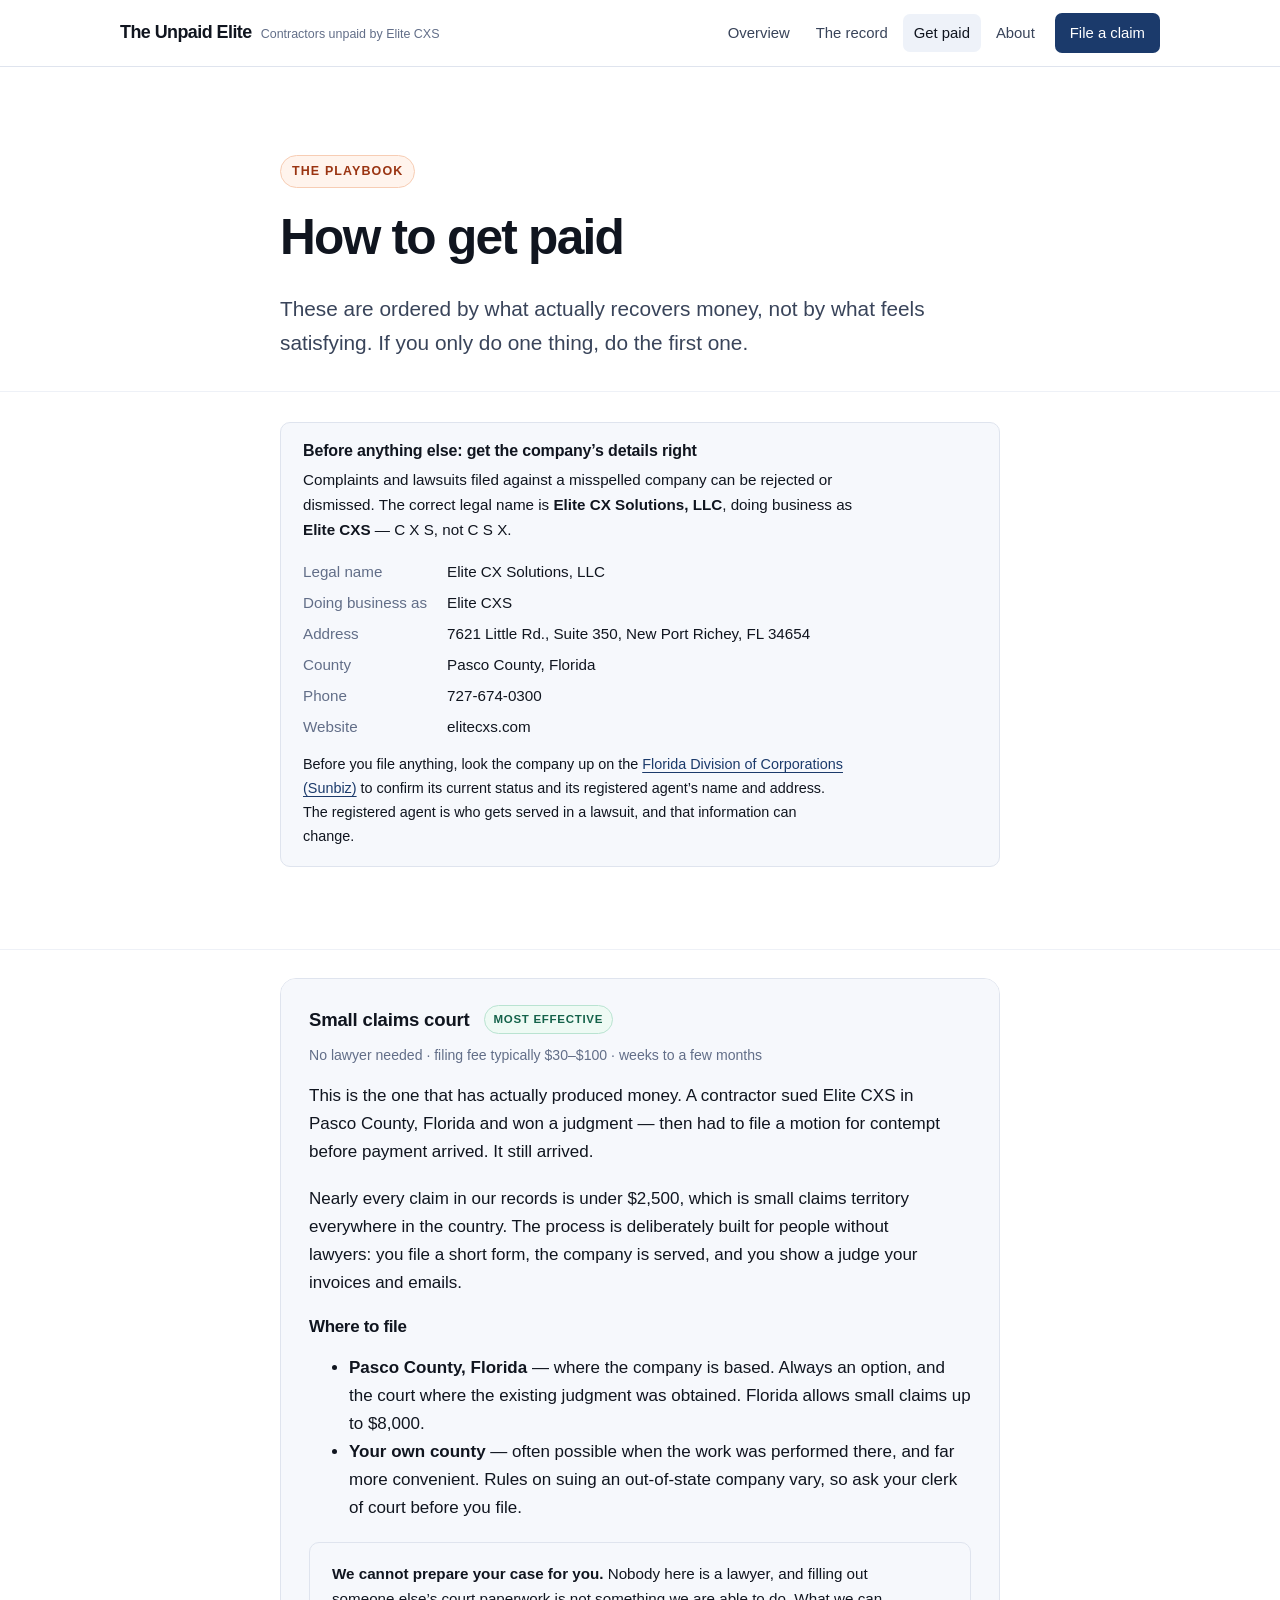
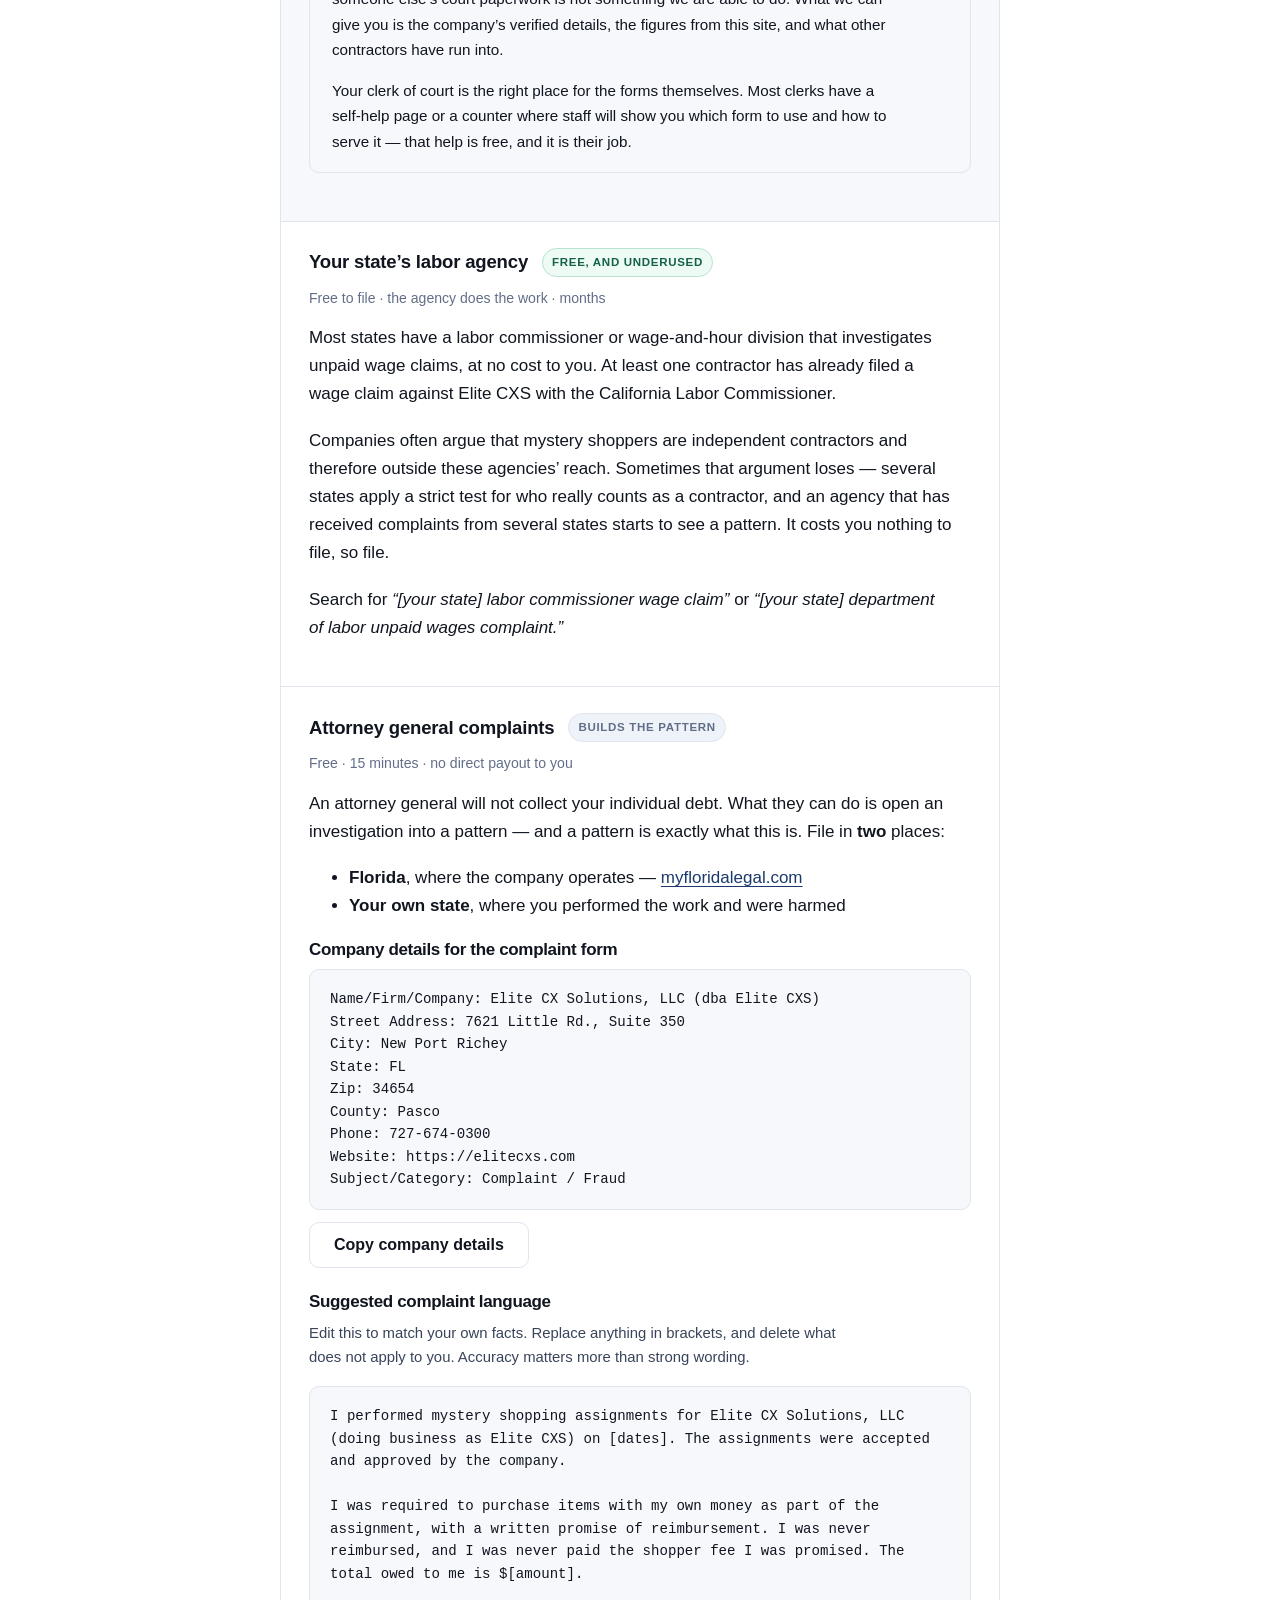
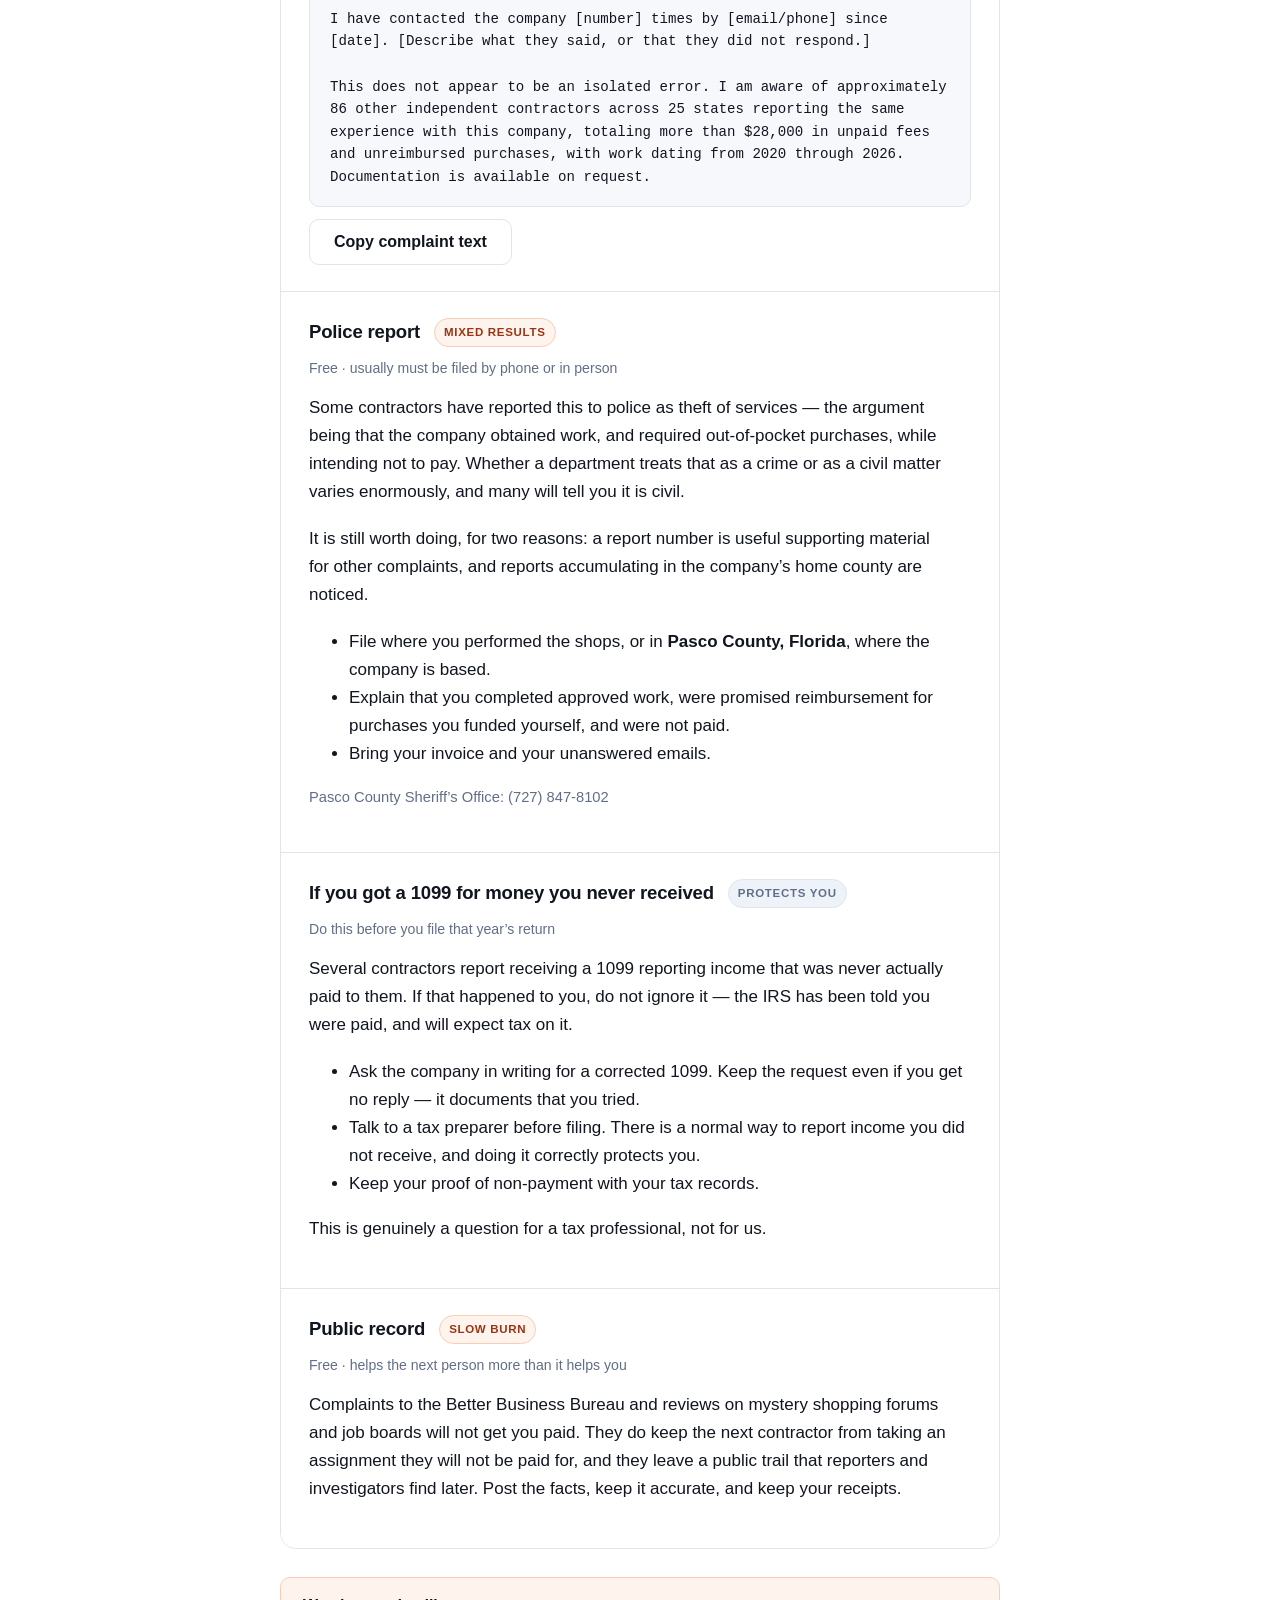
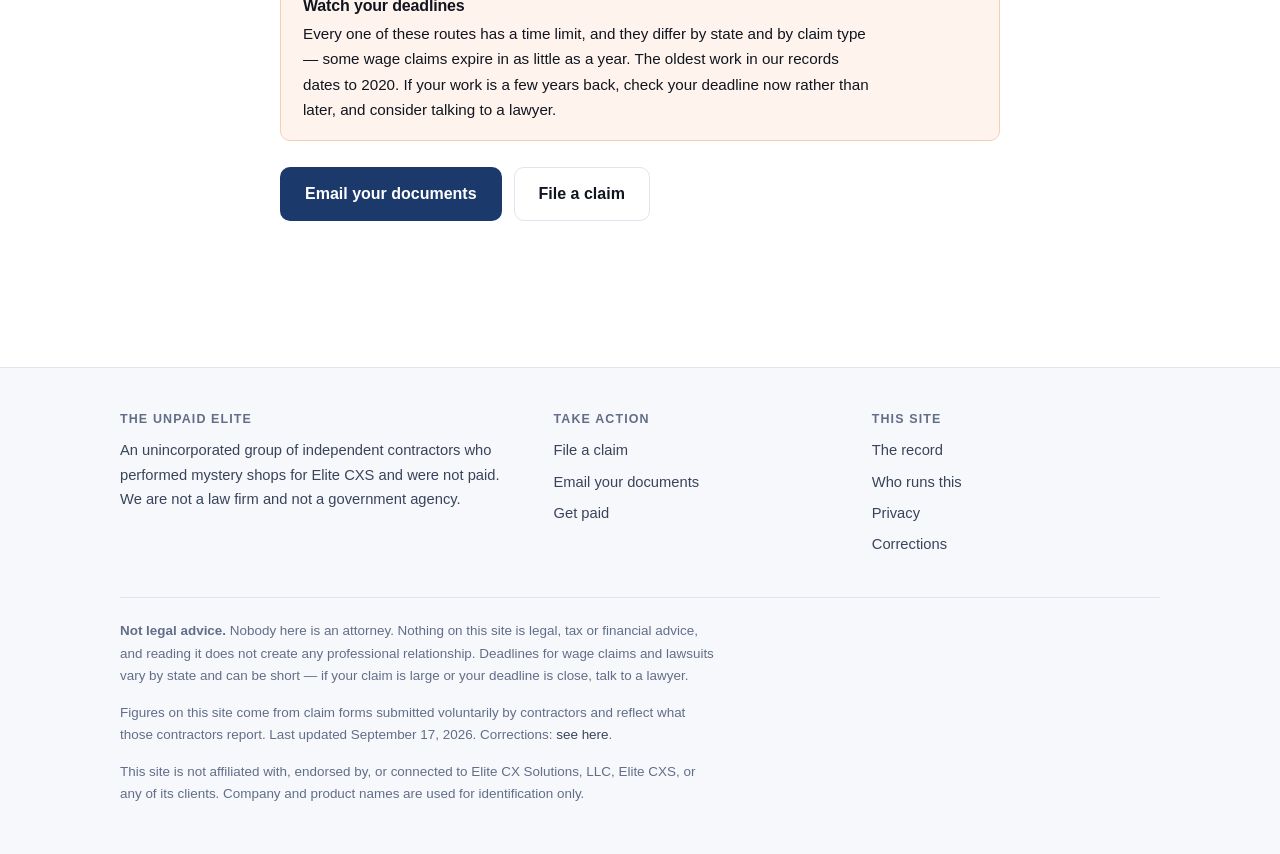
<file: get-paid.html>
<!doctype html>
<html lang="en">
<head>
<meta charset="utf-8">
<meta name="viewport" content="width=device-width, initial-scale=1, viewport-fit=cover">
<title>How to get paid by Elite CXS — the playbook — The Unpaid Elite</title>
<meta name="description" content="Small claims, state wage claims, attorney general complaints, police reports and the 1099 problem — ordered by what is most likely to actually recover your money.">
<link rel="canonical" href="https://theunpaidelite.com/get-paid.html">
<meta property="og:type" content="website">
<meta property="og:site_name" content="The Unpaid Elite">
<meta property="og:title" content="How to get paid by Elite CXS — the playbook — The Unpaid Elite">
<meta property="og:description" content="Small claims, state wage claims, attorney general complaints, police reports and the 1099 problem — ordered by what is most likely to actually recover your money.">
<meta property="og:url" content="https://theunpaidelite.com/get-paid.html">
<meta name="twitter:card" content="summary_large_image">
<meta name="robots" content="index,follow">
<link rel="icon" href="data:image/svg+xml,<svg xmlns='http://www.w3.org/2000/svg' viewBox='0 0 32 32'><rect width='32' height='32' rx='7' fill='%231b3a6b'/><text x='16' y='23' font-size='19' font-family='system-ui,sans-serif' font-weight='700' fill='white' text-anchor='middle'>U</text></svg>">
<link rel="stylesheet" href="assets/site.css">
<script src="assets/config.js" defer></script>
<script src="assets/site.js" defer></script>
</head>
<body>
<a class="skip" href="#main">Skip to content</a>
<header class="site-head">
  <div class="wrap">
    <a class="brand" href="index.html">The&nbsp;Unpaid&nbsp;Elite <span>Contractors unpaid by Elite&nbsp;CXS</span></a>
    <nav class="nav" aria-label="Main">
      <a href="index.html">Overview</a>
      <a href="record.html">The record</a>
      <a href="get-paid.html">Get paid</a>
      <a href="about.html">About</a>
      <a class="cta" href="claim.html">File a claim</a>
    </nav>
  </div>
</header>
<main id="main">

<section class="hero">
  <div class="wrap narrow">
    <span class="kicker">The playbook</span>
    <h1>How to get paid</h1>
    <p class="lede">These are ordered by what actually recovers money, not by what feels
    satisfying. If you only do one thing, do the first one.</p>
  </div>
</section>

<section style="padding-top:8px">
  <div class="wrap narrow">
    <div class="note">
      <h3>Before anything else: get the company&rsquo;s details right</h3>
      <p>Complaints and lawsuits filed against a misspelled company can be rejected or
      dismissed. The correct legal name is <strong>Elite CX Solutions, LLC</strong>, doing
      business as <strong>Elite CXS</strong> &mdash; C&nbsp;X&nbsp;S, not C&nbsp;S&nbsp;X.</p>
      <dl class="facts">
        <dt>Legal name</dt><dd>Elite CX Solutions, LLC</dd>
        <dt>Doing business as</dt><dd>Elite CXS</dd>
        <dt>Address</dt><dd>7621 Little Rd., Suite 350, New Port Richey, FL 34654</dd>
        <dt>County</dt><dd>Pasco County, Florida</dd>
        <dt>Phone</dt><dd>727-674-0300</dd>
        <dt>Website</dt><dd>elitecxs.com</dd>
      </dl>
      <p style="margin-top:14px;font-size:.9rem">Before you file anything, look the company up
      on the <a href="https://search.sunbiz.org" rel="nofollow noopener" target="_blank">Florida
      Division of Corporations (Sunbiz)</a> to confirm its current status and its registered
      agent&rsquo;s name and address. The registered agent is who gets served in a lawsuit, and
      that information can change.</p>
    </div>
  </div>
</section>

<section style="padding-top:0">
  <div class="wrap narrow">
    <div class="route">

      <div class="step lead">
        <div class="step-head">
          <h3>Small claims court</h3>
          <span class="tag best">Most effective</span>
        </div>
        <p class="meta">No lawyer needed &middot; filing fee typically $30&ndash;$100 &middot;
        weeks to a few months</p>
        <p>This is the one that has actually produced money. A contractor sued Elite CXS in
        Pasco County, Florida and won a judgment &mdash; then had to file a motion for contempt
        before payment arrived. It still arrived.</p>
        <p>Nearly every claim in our records is under $2,500, which is small claims territory
        everywhere in the country. The process is deliberately built for people without
        lawyers: you file a short form, the company is served, and you show a judge your
        invoices and emails.</p>
        <h4 style="margin-top:20px">Where to file</h4>
        <ul>
          <li><strong>Pasco County, Florida</strong> &mdash; where the company is based. Always
          an option, and the court where the existing judgment was obtained. Florida allows
          small claims up to $8,000.</li>
          <li><strong>Your own county</strong> &mdash; often possible when the work was
          performed there, and far more convenient. Rules on suing an out-of-state company
          vary, so ask your clerk of court before you file.</li>
        </ul>
        <div class="note" style="margin-top:20px">
          <p><strong>We cannot prepare your case for you.</strong> Nobody here is a lawyer, and
          filling out someone else&rsquo;s court paperwork is not something we are able to do.
          What we can give you is the company&rsquo;s verified details, the figures from this
          site, and what other contractors have run into.</p>
          <p style="margin-bottom:0">Your clerk of court is the right place for the forms
          themselves. Most clerks have a self-help page or a counter where staff will show you
          which form to use and how to serve it &mdash; that help is free, and it is their
          job.</p>
        </div>
      </div>

      <div class="step">
        <div class="step-head">
          <h3>Your state&rsquo;s labor agency</h3>
          <span class="tag best">Free, and underused</span>
        </div>
        <p class="meta">Free to file &middot; the agency does the work &middot; months</p>
        <p>Most states have a labor commissioner or wage-and-hour division that investigates
        unpaid wage claims, at no cost to you. At least one contractor has already filed a wage
        claim against Elite CXS with the California Labor Commissioner.</p>
        <p>Companies often argue that mystery shoppers are independent contractors and
        therefore outside these agencies&rsquo; reach. Sometimes that argument loses &mdash;
        several states apply a strict test for who really counts as a contractor, and an
        agency that has received complaints from several states starts to see a pattern. It
        costs you nothing to file, so file.</p>
        <p>Search for <em>&ldquo;[your state] labor commissioner wage claim&rdquo;</em> or
        <em>&ldquo;[your state] department of labor unpaid wages complaint.&rdquo;</em></p>
      </div>

      <div class="step">
        <div class="step-head">
          <h3>Attorney general complaints</h3>
          <span class="tag">Builds the pattern</span>
        </div>
        <p class="meta">Free &middot; 15 minutes &middot; no direct payout to you</p>
        <p>An attorney general will not collect your individual debt. What they can do is open
        an investigation into a pattern &mdash; and a pattern is exactly what this is. File in
        <strong>two</strong> places:</p>
        <ul>
          <li><strong>Florida</strong>, where the company operates &mdash;
          <a href="https://myfloridalegal.com/consumer-protection/file-a-complaint" rel="nofollow noopener" target="_blank">myfloridalegal.com</a></li>
          <li><strong>Your own state</strong>, where you performed the work and were harmed</li>
        </ul>
        <h4 style="margin-top:20px">Company details for the complaint form</h4>
        <p class="copyblock" id="ag-details">Name/Firm/Company: Elite CX Solutions, LLC (dba Elite CXS)
Street Address: 7621 Little Rd., Suite 350
City: New Port Richey
State: FL
Zip: 34654
County: Pasco
Phone: 727-674-0300
Website: https://elitecxs.com
Subject/Category: Complaint / Fraud</p>
        <button class="btn alt" data-copy="ag-details" type="button">Copy company details</button>
        <h4 style="margin-top:24px">Suggested complaint language</h4>
        <p style="font-size:.93rem;color:var(--ink-2)">Edit this to match your own facts.
        Replace anything in brackets, and delete what does not apply to you. Accuracy matters
        more than strong wording.</p>
        <p class="copyblock" id="ag-text">I performed mystery shopping assignments for Elite CX Solutions, LLC (doing business as Elite CXS) on [dates]. The assignments were accepted and approved by the company.

I was required to purchase items with my own money as part of the assignment, with a written promise of reimbursement. I was never reimbursed, and I was never paid the shopper fee I was promised. The total owed to me is $[amount].

I have contacted the company [number] times by [email/phone] since [date]. [Describe what they said, or that they did not respond.]

This does not appear to be an isolated error. I am aware of approximately <span data-stat="people">86</span> other independent contractors across <span data-stat="us_states">25</span> states reporting the same experience with this company, totaling more than $<span data-stat="total_owed" data-format="round1k">29,000</span> in unpaid fees and unreimbursed purchases, with work dating from <span data-stat="earliest_year" data-format="plain">2020</span> through <span data-stat="latest_year" data-format="plain">2026</span>. Documentation is available on request.</p>
        <button class="btn alt" data-copy="ag-text" type="button">Copy complaint text</button>
      </div>

      <div class="step">
        <div class="step-head">
          <h3>Police report</h3>
          <span class="tag slow">Mixed results</span>
        </div>
        <p class="meta">Free &middot; usually must be filed by phone or in person</p>
        <p>Some contractors have reported this to police as theft of services &mdash; the
        argument being that the company obtained work, and required out-of-pocket purchases,
        while intending not to pay. Whether a department treats that as a crime or as a civil
        matter varies enormously, and many will tell you it is civil.</p>
        <p>It is still worth doing, for two reasons: a report number is useful supporting
        material for other complaints, and reports accumulating in the company&rsquo;s home
        county are noticed.</p>
        <ul>
          <li>File where you performed the shops, or in <strong>Pasco County, Florida</strong>,
          where the company is based.</li>
          <li>Explain that you completed approved work, were promised reimbursement for
          purchases you funded yourself, and were not paid.</li>
          <li>Bring your invoice and your unanswered emails.</li>
        </ul>
        <p style="font-size:.92rem;color:var(--ink-3)">Pasco County Sheriff&rsquo;s Office:
        (727) 847-8102</p>
      </div>

      <div class="step">
        <div class="step-head">
          <h3>If you got a 1099 for money you never received</h3>
          <span class="tag">Protects you</span>
        </div>
        <p class="meta">Do this before you file that year&rsquo;s return</p>
        <p>Several contractors report receiving a 1099 reporting income that was never actually
        paid to them. If that happened to you, do not ignore it &mdash; the IRS has been told you
        were paid, and will expect tax on it.</p>
        <ul>
          <li>Ask the company in writing for a corrected 1099. Keep the request even if you
          get no reply &mdash; it documents that you tried.</li>
          <li>Talk to a tax preparer before filing. There is a normal way to report income you
          did not receive, and doing it correctly protects you.</li>
          <li>Keep your proof of non-payment with your tax records.</li>
        </ul>
        <p>This is genuinely a question for a tax professional, not for us.</p>
      </div>

      <div class="step">
        <div class="step-head">
          <h3>Public record</h3>
          <span class="tag slow">Slow burn</span>
        </div>
        <p class="meta">Free &middot; helps the next person more than it helps you</p>
        <p>Complaints to the Better Business Bureau and reviews on mystery shopping forums and
        job boards will not get you paid. They do keep the next contractor from taking an
        assignment they will not be paid for, and they leave a public trail that reporters and
        investigators find later. Post the facts, keep it accurate, and keep your receipts.</p>
      </div>

    </div>

    <div class="note warn">
      <h3>Watch your deadlines</h3>
      <p>Every one of these routes has a time limit, and they differ by state and by claim
      type &mdash; some wage claims expire in as little as a year. The oldest work in our
      records dates to 2020. If your work is a few years back, check your deadline now rather
      than later, and consider talking to a lawyer.</p>
    </div>

    <div class="btn-row">
      <a class="btn" href="mailto:sam@crossroadstechnology.co?subject=Elite%20CXS%20documents">Email your documents</a>
      <a class="btn alt" href="claim.html">File a claim</a>
    </div>
  </div>
</section>
</main>
<footer class="site-foot">
  <div class="wrap">
    <div class="foot-grid">
      <div>
        <h4>The Unpaid Elite</h4>
        <p style="font-size:.92rem">An unincorporated group of independent contractors who
        performed mystery shops for Elite CXS and were not paid. We are not a law firm and
        not a government agency.</p>
      </div>
      <div>
        <h4>Take action</h4>
        <ul>
          <li><a href="claim.html">File a claim</a></li>
          <li><a href="mailto:sam@crossroadstechnology.co?subject=Elite%20CXS%20documents">Email your documents</a></li>
          <li><a href="get-paid.html">Get paid</a></li>
        </ul>
      </div>
      <div>
        <h4>This site</h4>
        <ul>
          <li><a href="record.html">The record</a></li>
          <li><a href="about.html">Who runs this</a></li>
          <li><a href="about.html#privacy">Privacy</a></li>
          <li><a href="about.html#corrections">Corrections</a></li>
        </ul>
      </div>
    </div>
    <div class="fineprint">
      <p><strong>Not legal advice.</strong> Nobody here is an attorney. Nothing on this site is
      legal, tax or financial advice, and reading it does not create any professional
      relationship. Deadlines for wage claims and lawsuits vary by state and can be short &mdash;
      if your claim is large or your deadline is close, talk to a lawyer.</p>
      <p>Figures on this site come from claim forms submitted voluntarily by contractors and
      reflect what those contractors report. Last updated <span data-updated>2026</span>.
      Corrections: <a href="about.html#corrections">see here</a>.</p>
      <p>This site is not affiliated with, endorsed by, or connected to Elite CX Solutions, LLC,
      Elite CXS, or any of its clients. Company and product names are used for identification only.</p>
    </div>
  </div>
</footer>
</body>
</html>
</file>
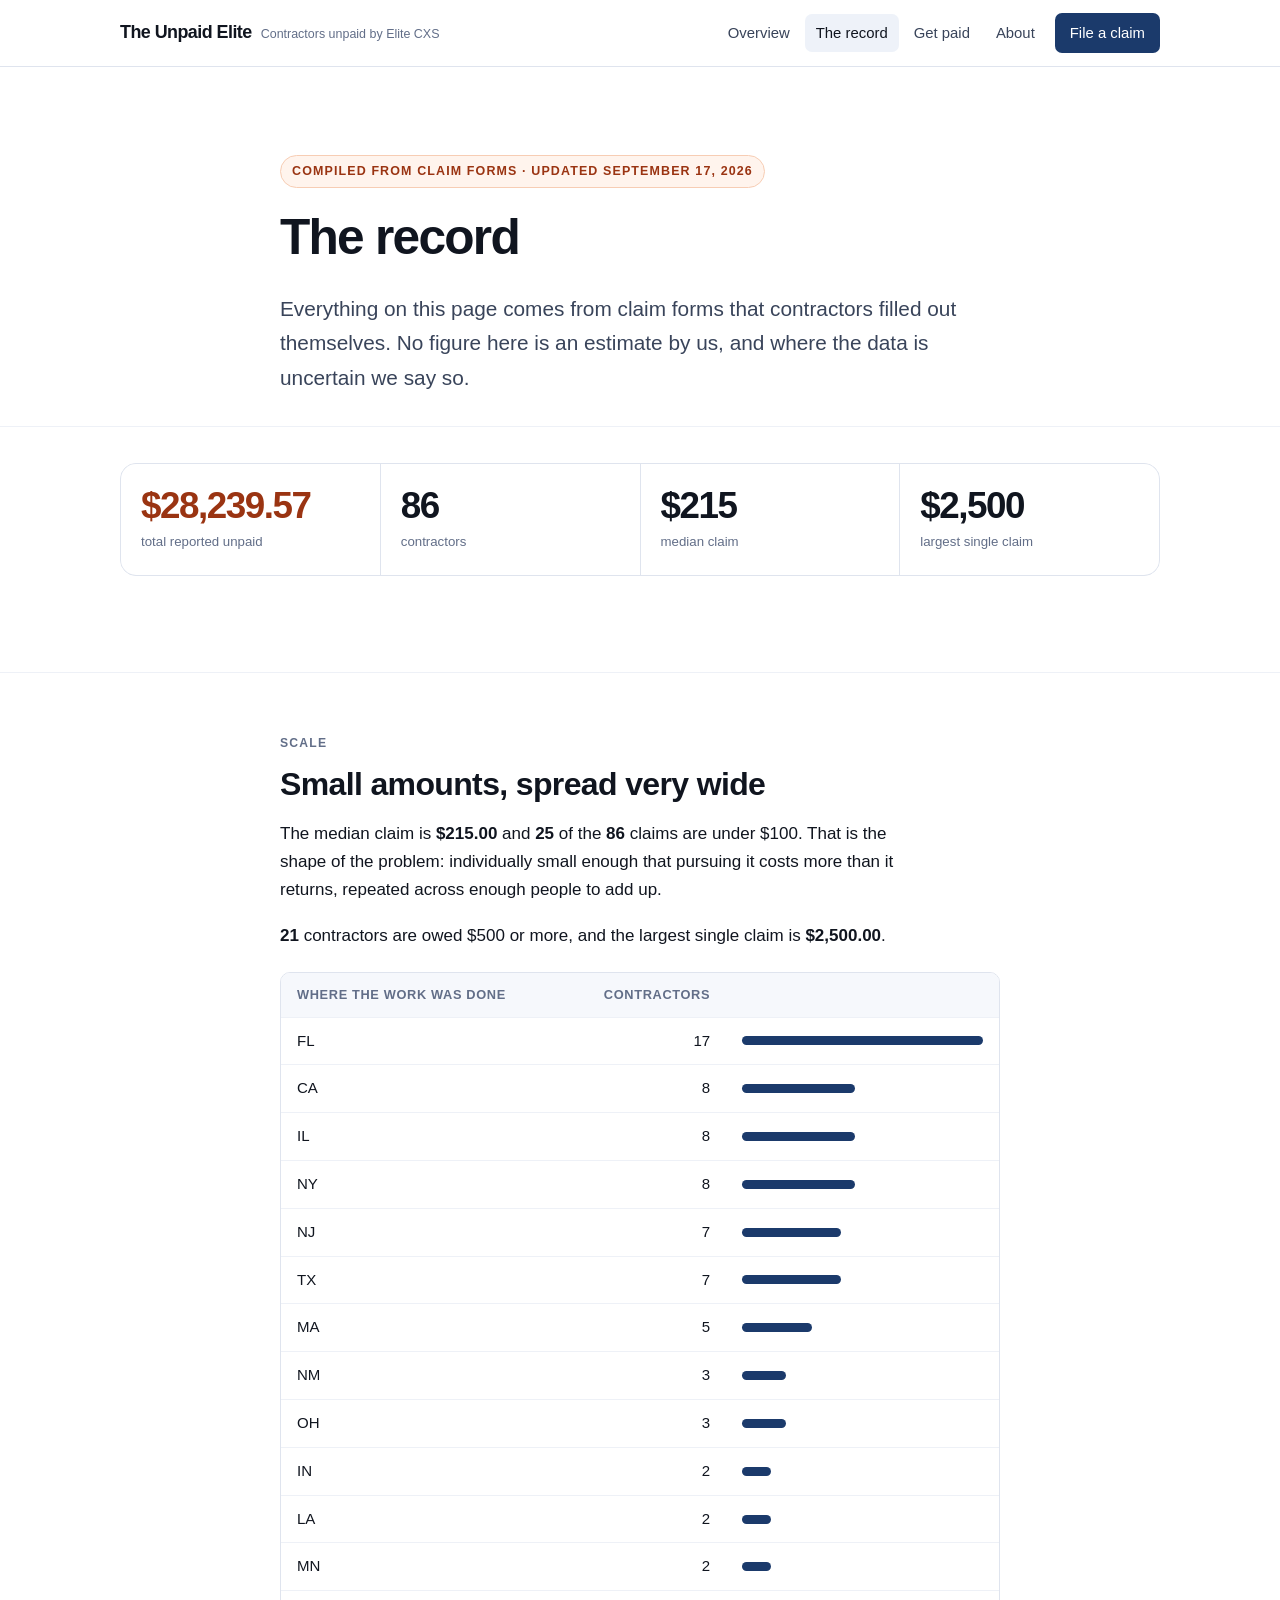
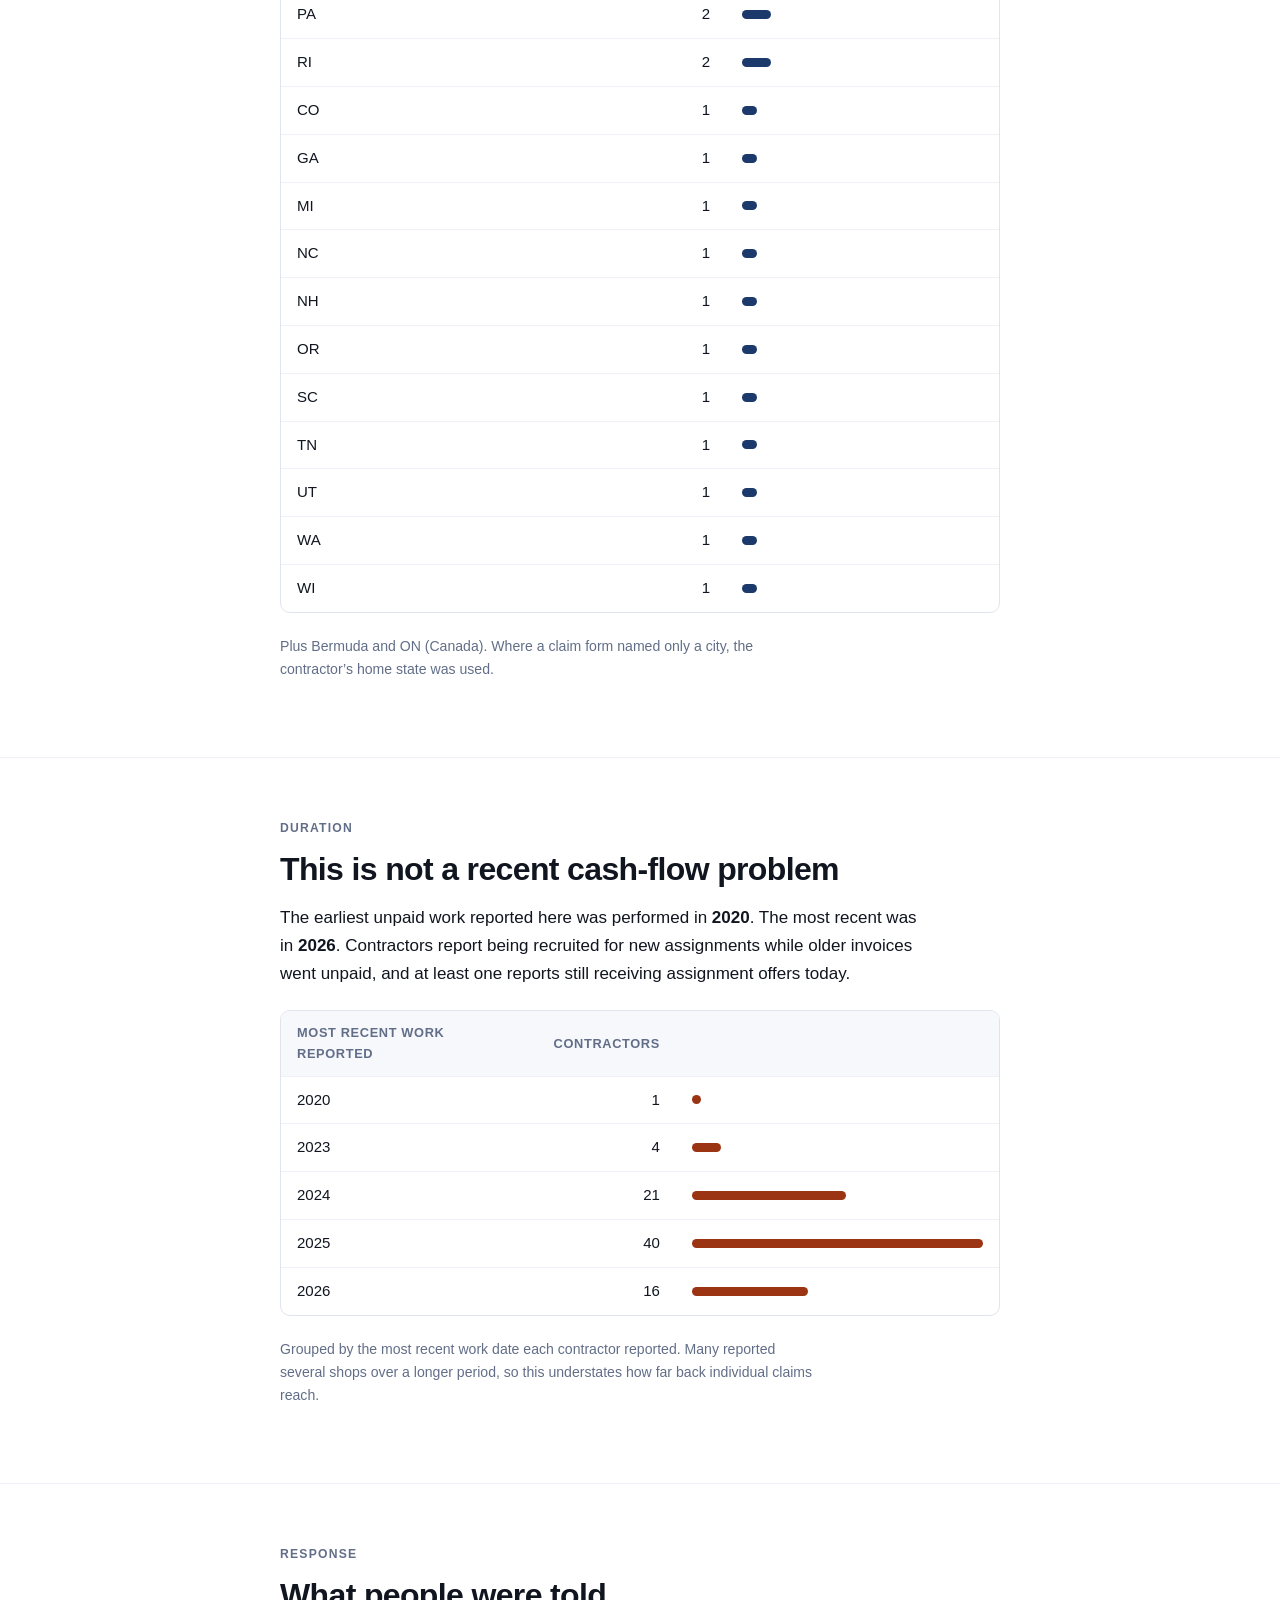
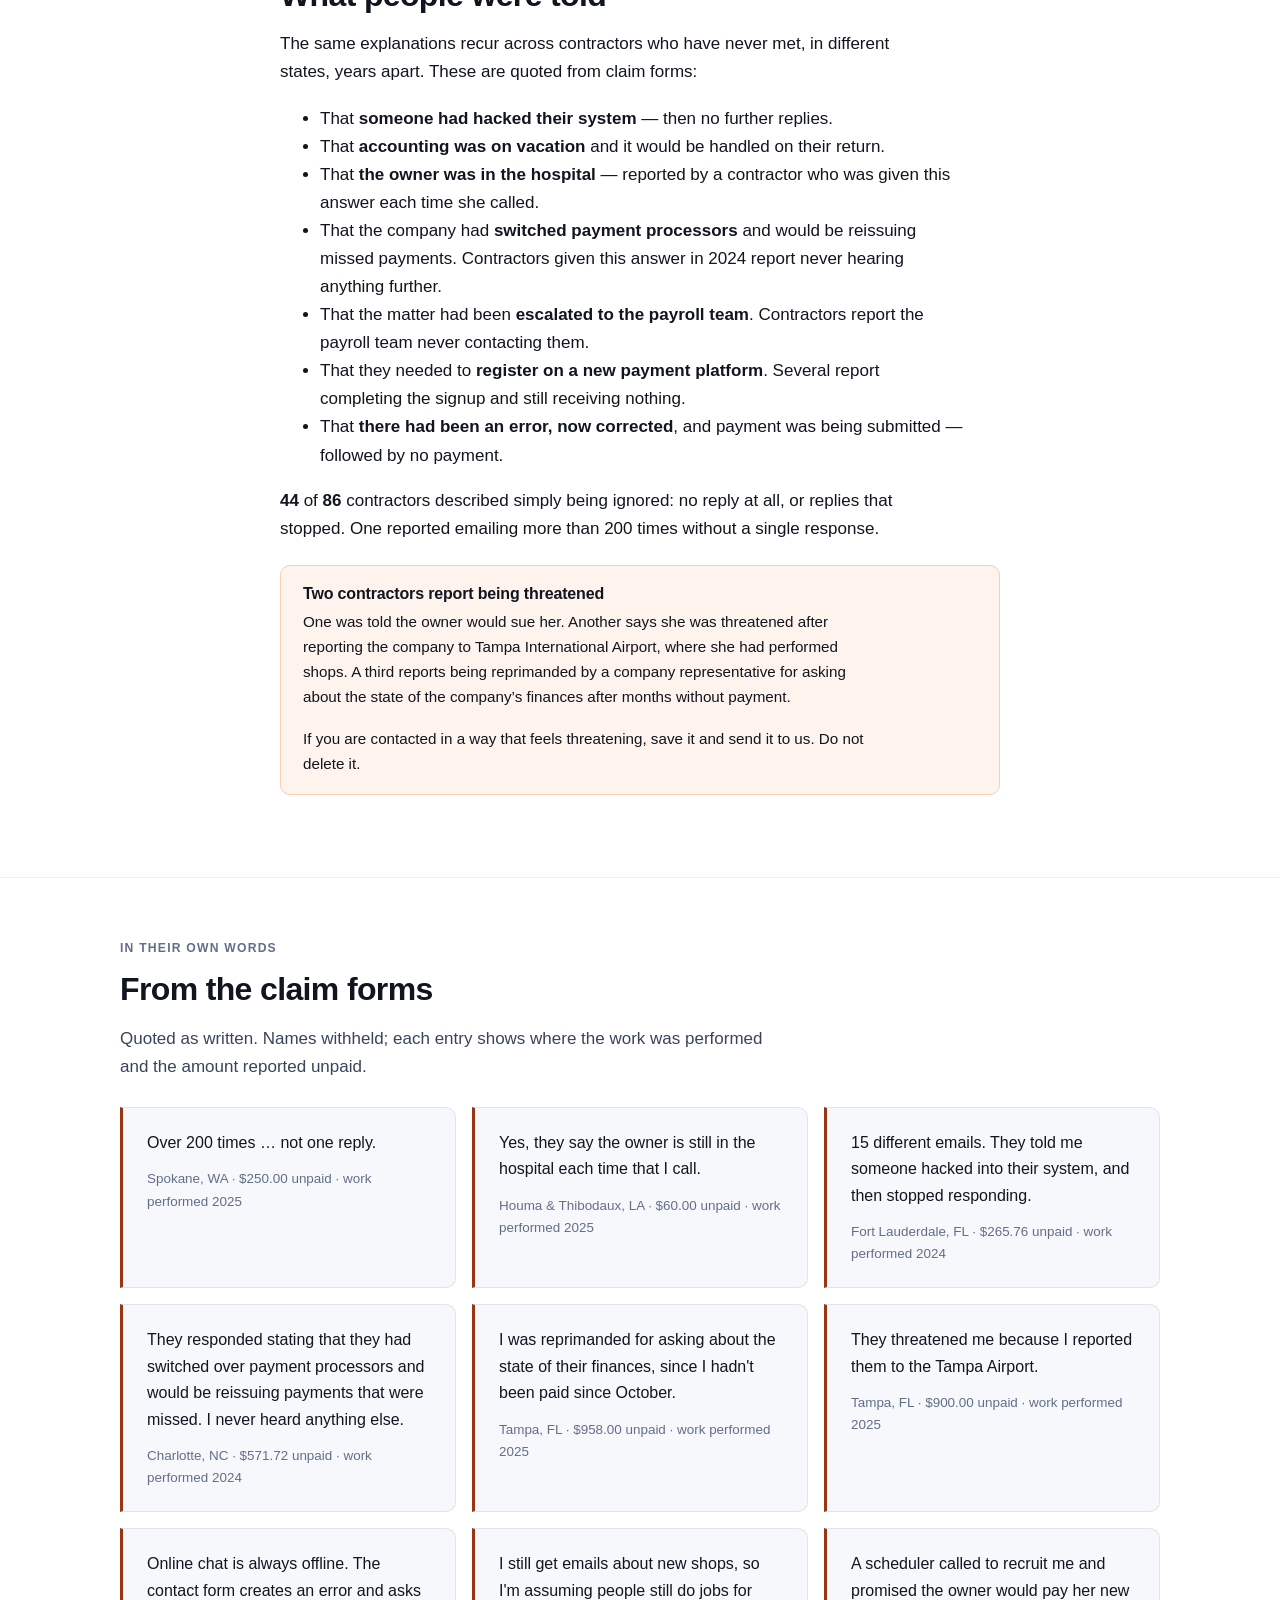
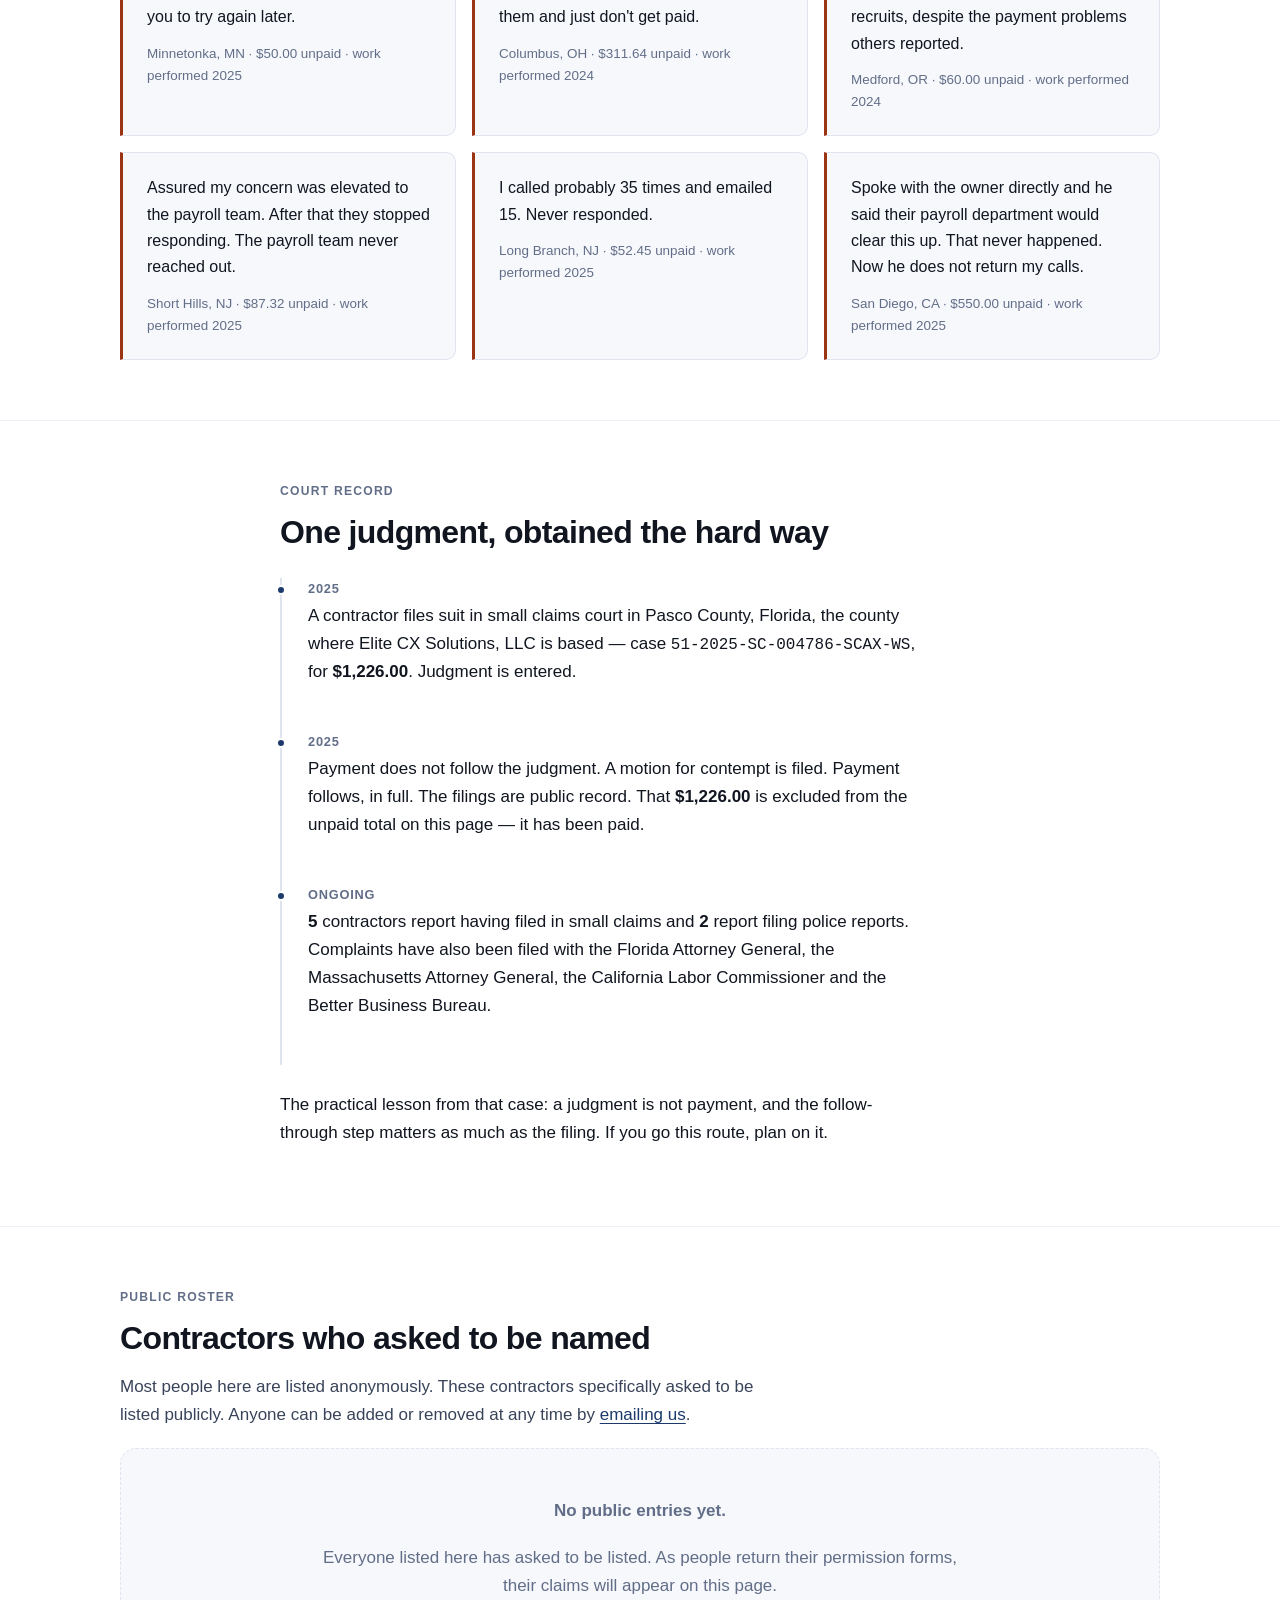
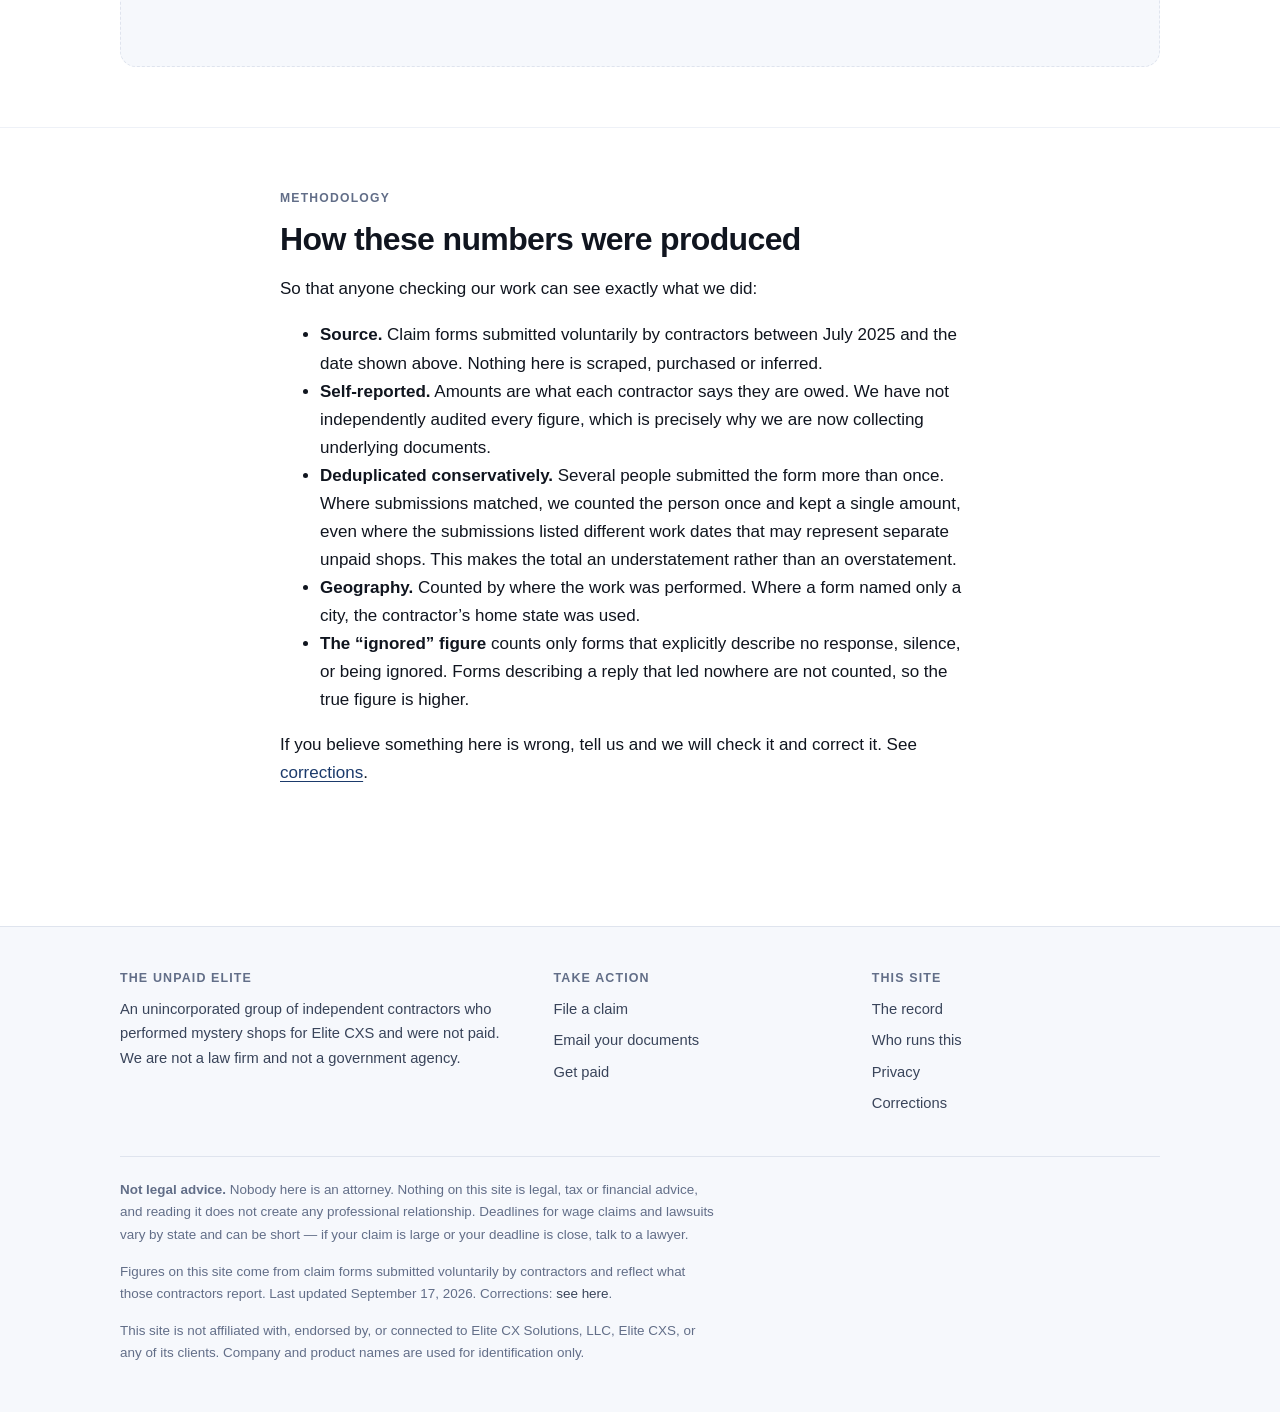
<file: record.html>
<!doctype html>
<html lang="en">
<head>
<meta charset="utf-8">
<meta name="viewport" content="width=device-width, initial-scale=1, viewport-fit=cover">
<title>The record: 85 contractors, $28,239 unpaid — The Unpaid Elite</title>
<meta name="description" content="What 85 independent contractors reported about unpaid Elite CXS mystery shopping work: amounts, states, years, the explanations they were given, and the public court record.">
<link rel="canonical" href="https://theunpaidelite.com/record.html">
<meta property="og:type" content="website">
<meta property="og:site_name" content="The Unpaid Elite">
<meta property="og:title" content="The record: 85 contractors, $28,239 unpaid — The Unpaid Elite">
<meta property="og:description" content="What 85 independent contractors reported about unpaid Elite CXS mystery shopping work: amounts, states, years, the explanations they were given, and the public court record.">
<meta property="og:url" content="https://theunpaidelite.com/record.html">
<meta name="twitter:card" content="summary_large_image">
<meta name="robots" content="index,follow">
<link rel="icon" href="data:image/svg+xml,<svg xmlns='http://www.w3.org/2000/svg' viewBox='0 0 32 32'><rect width='32' height='32' rx='7' fill='%231b3a6b'/><text x='16' y='23' font-size='19' font-family='system-ui,sans-serif' font-weight='700' fill='white' text-anchor='middle'>U</text></svg>">
<link rel="stylesheet" href="assets/site.css">
<script src="assets/config.js" defer></script>
<script src="assets/site.js" defer></script>
</head>
<body>
<a class="skip" href="#main">Skip to content</a>
<header class="site-head">
  <div class="wrap">
    <a class="brand" href="index.html">The&nbsp;Unpaid&nbsp;Elite <span>Contractors unpaid by Elite&nbsp;CXS</span></a>
    <nav class="nav" aria-label="Main">
      <a href="index.html">Overview</a>
      <a href="record.html">The record</a>
      <a href="get-paid.html">Get paid</a>
      <a href="about.html">About</a>
      <a class="cta" href="claim.html">File a claim</a>
    </nav>
  </div>
</header>
<main id="main">

<section class="hero">
  <div class="wrap narrow">
    <span class="kicker">Compiled from claim forms &middot; updated <span data-updated>2026</span></span>
    <h1>The record</h1>
    <p class="lede">Everything on this page comes from claim forms that contractors filled out
    themselves. No figure here is an estimate by us, and where the data is uncertain we say so.</p>
  </div>
</section>

<section style="padding-top:0">
  <div class="wrap">
    <div class="counters">
      <div class="counter flag">
        <span class="n" data-stat="total_owed" data-format="money">&mdash;</span>
        <span class="l">total reported unpaid</span>
      </div>
      <div class="counter">
        <span class="n" data-stat="people">&mdash;</span>
        <span class="l">contractors</span>
      </div>
      <div class="counter">
        <span class="n" data-stat="median" data-format="money0">&mdash;</span>
        <span class="l">median claim</span>
      </div>
      <div class="counter">
        <span class="n" data-stat="largest" data-format="money0">&mdash;</span>
        <span class="l">largest single claim</span>
      </div>
    </div>
  </div>
</section>

<section>
  <div class="wrap narrow">
    <p class="section-label">Scale</p>
    <h2>Small amounts, spread very wide</h2>
    <p>The median claim is <strong data-stat="median" data-format="money">&mdash;</strong> and
    <strong data-stat="under_100">&mdash;</strong> of the
    <strong data-stat="people">&mdash;</strong> claims are under $100. That is the
    shape of the problem: individually small enough that pursuing it costs more than it
    returns, repeated across enough people to add up.</p>
    <p><strong data-stat="over_500">&mdash;</strong> contractors are owed $500 or more, and the
    largest single claim is <strong data-stat="largest" data-format="money">&mdash;</strong>.</p>
    <div id="by-state"></div>
  </div>
</section>

<section>
  <div class="wrap narrow">
    <p class="section-label">Duration</p>
    <h2>This is not a recent cash-flow problem</h2>
    <p>The earliest unpaid work reported here was performed in
    <strong data-stat="earliest_year" data-format="plain">&mdash;</strong>. The most recent was in
    <strong data-stat="latest_year" data-format="plain">&mdash;</strong>. Contractors report being recruited for new
    assignments while older invoices went unpaid, and at least one reports still receiving
    assignment offers today.</p>
    <div id="by-year"></div>
    <p style="font-size:.88rem;color:var(--ink-3)">Grouped by the most recent work date each
    contractor reported. Many reported several shops over a longer period, so this understates
    how far back individual claims reach.</p>
  </div>
</section>

<section>
  <div class="wrap narrow">
    <p class="section-label">Response</p>
    <h2>What people were told</h2>
    <p>The same explanations recur across contractors who have never met, in different states,
    years apart. These are quoted from claim forms:</p>
    <ul>
      <li>That <strong>someone had hacked their system</strong> &mdash; then no further replies.</li>
      <li>That <strong>accounting was on vacation</strong> and it would be handled on their return.</li>
      <li>That <strong>the owner was in the hospital</strong> &mdash; reported by a contractor who was
      given this answer each time she called.</li>
      <li>That the company had <strong>switched payment processors</strong> and would be reissuing
      missed payments. Contractors given this answer in 2024 report never hearing anything further.</li>
      <li>That the matter had been <strong>escalated to the payroll team</strong>. Contractors
      report the payroll team never contacting them.</li>
      <li>That they needed to <strong>register on a new payment platform</strong>. Several report
      completing the signup and still receiving nothing.</li>
      <li>That <strong>there had been an error, now corrected</strong>, and payment was being
      submitted &mdash; followed by no payment.</li>
    </ul>
    <p><strong data-stat="ghosted">&mdash;</strong> of
    <strong data-stat="people">&mdash;</strong> contractors described simply being ignored: no
    reply at all, or replies that stopped. One reported emailing more than 200 times without a
    single response.</p>
    <div class="note warn">
      <h3>Two contractors report being threatened</h3>
      <p>One was told the owner would sue her. Another says she was threatened after reporting
      the company to Tampa International Airport, where she had performed shops. A third
      reports being reprimanded by a company representative for asking about the state of the
      company&rsquo;s finances after months without payment.</p>
      <p style="margin-bottom:0">If you are contacted in a way that feels threatening, save it
      and send it to us. Do not delete it.</p>
    </div>
  </div>
</section>

<section>
  <div class="wrap">
    <p class="section-label">In their own words</p>
    <h2>From the claim forms</h2>
    <p style="color:var(--ink-2)">Quoted as written. Names withheld; each entry shows where the
    work was performed and the amount reported unpaid.</p>
    <div class="quotes" id="quotes"></div>
  </div>
</section>

<section>
  <div class="wrap narrow">
    <p class="section-label">Court record</p>
    <h2>One judgment, obtained the hard way</h2>
    <ul class="timeline">
      <li>
        <time>2025</time>
        <p>A contractor files suit in small claims court in Pasco County, Florida, the county
        where Elite CX Solutions, LLC is based &mdash; case
        <span style="font-family:var(--mono);font-size:.94em">51-2025-SC-004786-SCAX-WS</span>,
        for <strong data-stat="recovered_total" data-format="money">&mdash;</strong>.
        Judgment is entered.</p>
      </li>
      <li>
        <time>2025</time>
        <p>Payment does not follow the judgment. A motion for contempt is filed. Payment
        follows, in full. The filings are public record. That
        <strong data-stat="recovered_total" data-format="money">&mdash;</strong> is excluded from
        the unpaid total on this page &mdash; it has been paid.</p>
      </li>
      <li>
        <time>Ongoing</time>
        <p><strong data-stat="filed_small_claims">&mdash;</strong> contractors report having
        filed in small claims and <strong data-stat="filed_police">&mdash;</strong> report
        filing police reports. Complaints have also been filed with the Florida Attorney
        General, the Massachusetts Attorney General, the California Labor Commissioner and the
        Better Business Bureau.</p>
      </li>
    </ul>
    <p>The practical lesson from that case: a judgment is not payment, and the follow-through
    step matters as much as the filing. If you go this route, plan on it.</p>
  </div>
</section>

<section>
  <div class="wrap">
    <p class="section-label">Public roster</p>
    <h2>Contractors who asked to be named</h2>
    <p style="color:var(--ink-2)">Most people here are listed anonymously. These contractors
    specifically asked to be listed publicly. Anyone can be added or removed at any time by
    <a href="mailto:sam@crossroadstechnology.co">emailing us</a>.</p>
    <div id="claims-table"></div>
  </div>
</section>

<section>
  <div class="wrap narrow" id="methodology">
    <p class="section-label">Methodology</p>
    <h2>How these numbers were produced</h2>
    <p>So that anyone checking our work can see exactly what we did:</p>
    <ul>
      <li><strong>Source.</strong> Claim forms submitted voluntarily by contractors between
      July 2025 and the date shown above. Nothing here is scraped, purchased or inferred.</li>
      <li><strong>Self-reported.</strong> Amounts are what each contractor says they are owed.
      We have not independently audited every figure, which is precisely why we are now
      collecting underlying documents.</li>
      <li><strong>Deduplicated conservatively.</strong> Several people submitted the form more
      than once. Where submissions matched, we counted the person once and kept a single
      amount, even where the submissions listed different work dates that may represent
      separate unpaid shops. This makes the total an understatement rather than an overstatement.</li>
      <li><strong>Geography.</strong> Counted by where the work was performed. Where a form
      named only a city, the contractor&rsquo;s home state was used.</li>
      <li><strong>The &ldquo;ignored&rdquo; figure</strong> counts only forms that explicitly
      describe no response, silence, or being ignored. Forms describing a reply that led
      nowhere are not counted, so the true figure is higher.</li>
    </ul>
    <p>If you believe something here is wrong, tell us and we will check it and correct it.
    See <a href="about.html#corrections">corrections</a>.</p>
  </div>
</section>
</main>
<footer class="site-foot">
  <div class="wrap">
    <div class="foot-grid">
      <div>
        <h4>The Unpaid Elite</h4>
        <p style="font-size:.92rem">An unincorporated group of independent contractors who
        performed mystery shops for Elite CXS and were not paid. We are not a law firm and
        not a government agency.</p>
      </div>
      <div>
        <h4>Take action</h4>
        <ul>
          <li><a href="claim.html">File a claim</a></li>
          <li><a href="mailto:sam@crossroadstechnology.co?subject=Elite%20CXS%20documents">Email your documents</a></li>
          <li><a href="get-paid.html">Get paid</a></li>
        </ul>
      </div>
      <div>
        <h4>This site</h4>
        <ul>
          <li><a href="record.html">The record</a></li>
          <li><a href="about.html">Who runs this</a></li>
          <li><a href="about.html#privacy">Privacy</a></li>
          <li><a href="about.html#corrections">Corrections</a></li>
        </ul>
      </div>
    </div>
    <div class="fineprint">
      <p><strong>Not legal advice.</strong> Nobody here is an attorney. Nothing on this site is
      legal, tax or financial advice, and reading it does not create any professional
      relationship. Deadlines for wage claims and lawsuits vary by state and can be short &mdash;
      if your claim is large or your deadline is close, talk to a lawyer.</p>
      <p>Figures on this site come from claim forms submitted voluntarily by contractors and
      reflect what those contractors report. Last updated <span data-updated>2026</span>.
      Corrections: <a href="about.html#corrections">see here</a>.</p>
      <p>This site is not affiliated with, endorsed by, or connected to Elite CX Solutions, LLC,
      Elite CXS, or any of its clients. Company and product names are used for identification only.</p>
    </div>
  </div>
</footer>
</body>
</html>
</file>
<file: assets/site.css>
/* The Unpaid — Elite CXS accountability project
   Design goals: reads as a record, not a rant. Legible to a judge, a regulator,
   a reporter and a shopper on a phone at 11pm. */

:root {
  --ink:        #10151f;
  --ink-2:      #39445a;
  --ink-3:      #626e88;
  --line:       #dfe4ee;
  --line-2:     #eef1f7;
  --paper:      #ffffff;
  --paper-2:    #f6f8fc;
  --paper-3:    #eef2f9;
  --brand:      #1b3a6b;
  --brand-2:    #29538f;
  --brand-ink:  #ffffff;
  --flag:       #9a3412;   /* amounts owed, warnings */
  --flag-bg:    #fff4ed;
  --flag-line:  #f7cdb4;
  --good:       #14624a;
  --good-bg:    #eefaf4;
  --good-line:  #b9e3d1;
  --radius:     10px;
  --radius-lg:  16px;
  --shadow:     0 1px 2px rgba(16,21,31,.04), 0 8px 24px -12px rgba(16,21,31,.18);
  --wrap:       1080px;
  --measure:    68ch;
  --font: -apple-system, BlinkMacSystemFont, "Segoe UI", Roboto, "Helvetica Neue", Arial, sans-serif;
  --mono: ui-monospace, SFMono-Regular, "SF Mono", Menlo, Consolas, monospace;
}

@media (prefers-color-scheme: dark) {
  :root {
    --ink: #eaeef7; --ink-2: #b3bdd2; --ink-3: #8592ad;
    --line: #2a3346; --line-2: #1d2534;
    --paper: #0d1119; --paper-2: #141a26; --paper-3: #1b2330;
    --brand: #7ba7e8; --brand-2: #9dbef0; --brand-ink: #0d1119;
    --flag: #f0a882; --flag-bg: #2a1a12; --flag-line: #4d2f1e;
    --good: #6fd3ab; --good-bg: #0f241d; --good-line: #23483a;
    --shadow: 0 1px 2px rgba(0,0,0,.4), 0 8px 24px -12px rgba(0,0,0,.6);
  }
}

*, *::before, *::after { box-sizing: border-box; }

html { -webkit-text-size-adjust: 100%; scroll-behavior: smooth; }
@media (prefers-reduced-motion: reduce) {
  html { scroll-behavior: auto; }
  *, *::before, *::after { animation-duration: .01ms !important; transition-duration: .01ms !important; }
}

body {
  margin: 0;
  font-family: var(--font);
  font-size: 17px;
  line-height: 1.65;
  color: var(--ink);
  background: var(--paper);
  -webkit-font-smoothing: antialiased;
}

h1, h2, h3, h4 { line-height: 1.2; margin: 0 0 .5em; font-weight: 700; letter-spacing: -.02em; }
h1 { font-size: clamp(2rem, 5vw, 3.1rem); letter-spacing: -.035em; }
h2 { font-size: clamp(1.45rem, 3.2vw, 2rem); }
h3 { font-size: 1.16rem; letter-spacing: -.01em; }
p, li { max-width: var(--measure); }
p { margin: 0 0 1.1em; }

a { color: var(--brand); text-underline-offset: 3px; text-decoration-thickness: 1px; }
a:hover { color: var(--brand-2); }

:focus-visible { outline: 3px solid var(--brand); outline-offset: 2px; border-radius: 4px; }

.wrap { max-width: var(--wrap); margin-inline: auto; padding-inline: 20px; }
.narrow { max-width: 760px; }

.skip {
  position: absolute; left: -9999px; top: 0; z-index: 100;
  background: var(--brand); color: var(--brand-ink); padding: 12px 18px; border-radius: 0 0 8px 0;
}
.skip:focus { left: 0; }

/* ---------- header ---------- */
.site-head {
  border-bottom: 1px solid var(--line);
  background: color-mix(in srgb, var(--paper) 88%, transparent);
  backdrop-filter: saturate(1.4) blur(8px);
  position: sticky; top: 0; z-index: 50;
}
.site-head .wrap { display: flex; align-items: center; gap: 24px; min-height: 66px; }
.brand { display: flex; align-items: baseline; gap: 9px; font-weight: 700; letter-spacing: -.03em;
         font-size: 1.12rem; color: var(--ink); text-decoration: none; white-space: nowrap; }
.brand span { font-weight: 400; font-size: .78rem; color: var(--ink-3); letter-spacing: 0; }
.nav { margin-left: auto; display: flex; gap: 4px; flex-wrap: wrap; align-items: center; }
.nav a {
  color: var(--ink-2); text-decoration: none; font-size: .93rem; font-weight: 500;
  padding: 7px 11px; border-radius: 7px;
}
.nav a:hover { background: var(--paper-3); color: var(--ink); }
.nav a[aria-current="page"] { color: var(--ink); background: var(--paper-3); }
.nav a.cta {
  background: var(--brand); color: var(--brand-ink); padding: 8px 15px; margin-left: 5px;
}
.nav a.cta:hover { background: var(--brand-2); color: var(--brand-ink); }
@media (max-width: 720px) {
  .site-head { position: static; }
  .site-head .wrap { flex-wrap: wrap; gap: 10px; padding-block: 12px; }
  .nav { margin-left: 0; width: 100%; }
  .nav a { padding: 7px 9px; font-size: .88rem; }
}

/* ---------- hero ---------- */
.hero { padding: clamp(48px, 8vw, 88px) 0 8px; }
.hero .kicker {
  display: inline-block; font-size: .78rem; font-weight: 700; letter-spacing: .09em;
  text-transform: uppercase; color: var(--flag); background: var(--flag-bg);
  border: 1px solid var(--flag-line); padding: 5px 11px; border-radius: 999px; margin-bottom: 20px;
}
.hero .lede { font-size: clamp(1.08rem, 2.2vw, 1.3rem); color: var(--ink-2); max-width: 62ch; }

/* ---------- counters ---------- */
.counters {
  display: grid; grid-template-columns: repeat(auto-fit, minmax(170px, 1fr));
  gap: 1px; background: var(--line); border: 1px solid var(--line);
  border-radius: var(--radius-lg); overflow: hidden; margin: 36px 0;
}
.counter { background: var(--paper); padding: 22px 20px; }
.counter .n {
  font-size: clamp(1.6rem, 4vw, 2.3rem); font-weight: 800; letter-spacing: -.04em;
  font-variant-numeric: tabular-nums; line-height: 1.1; display: block;
}
.counter.flag .n { color: var(--flag); }
.counter .l { font-size: .83rem; color: var(--ink-3); margin-top: 5px; display: block; max-width: none; }

/* ---------- buttons ---------- */
.btn {
  display: inline-flex; align-items: center; gap: 9px; justify-content: center;
  background: var(--brand); color: var(--brand-ink); text-decoration: none;
  font-weight: 600; font-size: 1rem; padding: 13px 24px; border-radius: var(--radius);
  border: 1px solid transparent; cursor: pointer; font-family: inherit; text-align: center;
}
.btn:hover { background: var(--brand-2); color: var(--brand-ink); }
.btn.alt { background: var(--paper); color: var(--ink); border-color: var(--line); }
.btn.alt:hover { background: var(--paper-2); color: var(--ink); border-color: var(--ink-3); }
.btn.big { font-size: 1.06rem; padding: 16px 30px; }
.btn-row { display: flex; gap: 12px; flex-wrap: wrap; margin: 26px 0; }

/* ---------- sections ---------- */
section { padding-block: clamp(36px, 6vw, 60px); }
section + section { border-top: 1px solid var(--line-2); }
.section-label {
  font-size: .76rem; font-weight: 700; letter-spacing: .1em; text-transform: uppercase;
  color: var(--ink-3); margin-bottom: 12px;
}

/* ---------- cards ---------- */
.cards { display: grid; gap: 16px; grid-template-columns: repeat(auto-fit, minmax(270px, 1fr)); margin-top: 26px; }
.card {
  border: 1px solid var(--line); border-radius: var(--radius-lg); padding: 24px;
  background: var(--paper); display: flex; flex-direction: column;
}
.card h3 { margin-bottom: .35em; }
.card p { font-size: .96rem; color: var(--ink-2); flex: 1; }
.card .btn { margin-top: 14px; align-self: flex-start; }
a.card { text-decoration: none; color: inherit; transition: border-color .15s, transform .15s; }
a.card:hover { border-color: var(--brand); transform: translateY(-2px); }
a.card .go { color: var(--brand); font-weight: 600; font-size: .94rem; margin-top: 12px; }

/* ---------- route / playbook steps ---------- */
.route { border: 1px solid var(--line); border-radius: var(--radius-lg); overflow: hidden; margin: 28px 0; }
.route > * + * { border-top: 1px solid var(--line); }
.step { padding: 26px 28px; background: var(--paper); }
.step.lead { background: var(--paper-2); }
.step-head { display: flex; align-items: center; gap: 14px; flex-wrap: wrap; margin-bottom: 10px; }
.step-head h3 { margin: 0; }
.tag {
  font-size: .72rem; font-weight: 700; letter-spacing: .06em; text-transform: uppercase;
  padding: 4px 9px; border-radius: 999px; white-space: nowrap;
  background: var(--paper-3); color: var(--ink-3); border: 1px solid var(--line);
}
.tag.best { background: var(--good-bg); color: var(--good); border-color: var(--good-line); }
.tag.slow { background: var(--flag-bg); color: var(--flag); border-color: var(--flag-line); }
.step .meta { font-size: .88rem; color: var(--ink-3); margin: 0 0 14px; }
@media (max-width: 600px) { .step { padding: 22px 18px; } }

/* ---------- quotes ---------- */
.quotes { display: grid; gap: 16px; grid-template-columns: repeat(auto-fit, minmax(290px, 1fr)); margin-top: 26px; }
blockquote.q {
  margin: 0; padding: 22px 24px; background: var(--paper-2);
  border: 1px solid var(--line); border-left: 3px solid var(--flag); border-radius: 0 var(--radius) var(--radius) 0;
}
blockquote.q p { font-size: 1rem; margin: 0 0 12px; }
blockquote.q cite {
  font-style: normal; font-size: .84rem; color: var(--ink-3); display: block;
  font-variant-numeric: tabular-nums;
}

/* ---------- tables ---------- */
.table-scroll { overflow-x: auto; margin: 22px 0; border: 1px solid var(--line); border-radius: var(--radius); }
table { border-collapse: collapse; width: 100%; font-size: .94rem; }
th, td { text-align: left; padding: 11px 16px; border-bottom: 1px solid var(--line-2); }
th { background: var(--paper-2); font-size: .8rem; text-transform: uppercase; letter-spacing: .05em; color: var(--ink-3); font-weight: 700; }
tr:last-child td { border-bottom: 0; }
td.num, th.num { text-align: right; font-variant-numeric: tabular-nums; }

/* ---------- notes ---------- */
.note {
  border: 1px solid var(--line); background: var(--paper-2); border-radius: var(--radius);
  padding: 18px 22px; margin: 22px 0; font-size: .95rem;
}
.note p:last-child, .note ul:last-child { margin-bottom: 0; }
.note strong { color: var(--ink); }
.note.warn { background: var(--flag-bg); border-color: var(--flag-line); }
.note.good { background: var(--good-bg); border-color: var(--good-line); }
.note h3 { font-size: 1rem; margin-bottom: .4em; }

/* ---------- forms / embeds ---------- */
.embed { border: 1px solid var(--line); border-radius: var(--radius-lg); overflow: hidden; background: var(--paper); margin: 26px 0; }
.embed iframe { display: block; width: 100%; border: 0; min-height: 900px; }
/* Third-party form embeds. A cross-origin iframe cannot be restyled from here, so
   Google Forms is always light. Rather than let a white slab collide with a dark
   page, give it a deliberate light surface in its own colour — it then reads as an
   inset document rather than a theme bug. */
.embed.external {
  background: #f0ebf8;
  border-color: #cfc6e4;
  padding: 12px;
}
.embed.external iframe {
  min-height: 1200px;
  border-radius: 8px;
  background: #f0ebf8;
}
.embed-note {
  font-size: .85rem;
  color: var(--ink-3);
  margin: -14px 0 22px;
}
.embed-note strong { color: var(--ink-2); }

/* On a phone, a 1200px iframe inside a scrolling page is a trap: two nested
   scrollbars and no way to reach the submit button. Send those visitors straight
   to the form instead. */
.gform-open { display: none; }
/* the link-out variant is the page's primary action, shown at every width */
.gform-open.gform-always { display: block; }
@media (max-width: 760px) {
  .embed.external, .embed-note { display: none; }
  .gform-open { display: block; }
}

/* ---------- misc ---------- */
.copyblock {
  font-family: var(--mono); font-size: .88rem; line-height: 1.6; white-space: pre-wrap;
  background: var(--paper-2); border: 1px solid var(--line); border-radius: var(--radius);
  padding: 18px 20px; margin: 0 0 12px; max-width: none; overflow-x: auto;
}
dl.facts { margin: 0; display: grid; grid-template-columns: max-content 1fr; gap: 6px 20px; font-size: .95rem; }
dl.facts dt { color: var(--ink-3); }
dl.facts dd { margin: 0; font-weight: 500; }
@media (max-width: 520px) { dl.facts { grid-template-columns: 1fr; gap: 0 0; } dl.facts dd { margin-bottom: 10px; } }

ul.checks { list-style: none; padding: 0; }
ul.checks li { padding-left: 28px; position: relative; margin-bottom: 9px; }
ul.checks li::before {
  content: ""; position: absolute; left: 6px; top: .62em; width: 7px; height: 12px;
  border: solid var(--good); border-width: 0 2px 2px 0; transform: rotate(45deg);
}

.timeline { list-style: none; padding: 0; margin: 26px 0; border-left: 2px solid var(--line); }
.timeline li { position: relative; padding: 0 0 26px 26px; max-width: var(--measure); }
.timeline li::before {
  content: ""; position: absolute; left: -6px; top: 7px; width: 10px; height: 10px;
  border-radius: 50%; background: var(--brand); border: 2px solid var(--paper);
}
.timeline time { display: block; font-size: .8rem; font-weight: 700; letter-spacing: .06em;
                 text-transform: uppercase; color: var(--ink-3); margin-bottom: 3px; }

.empty {
  text-align: center; padding: 48px 24px; border: 1px dashed var(--line);
  border-radius: var(--radius-lg); color: var(--ink-3); background: var(--paper-2);
}
.empty p { margin-inline: auto; }

/* ---------- footer ---------- */
.site-foot {
  border-top: 1px solid var(--line); background: var(--paper-2); margin-top: 60px;
  padding-block: 44px 34px; font-size: .92rem; color: var(--ink-2);
}
.foot-grid { display: grid; gap: 30px; grid-template-columns: 1.4fr 1fr 1fr; }
@media (max-width: 720px) { .foot-grid { grid-template-columns: 1fr 1fr; } }
@media (max-width: 460px) { .foot-grid { grid-template-columns: 1fr; } }
.site-foot h4 { font-size: .78rem; text-transform: uppercase; letter-spacing: .09em; color: var(--ink-3); margin-bottom: .9em; }
.site-foot ul { list-style: none; padding: 0; margin: 0; }
.site-foot li { margin-bottom: 7px; }
.site-foot a { color: var(--ink-2); text-decoration: none; }
.site-foot a:hover { color: var(--brand); text-decoration: underline; }
.fineprint { border-top: 1px solid var(--line); margin-top: 34px; padding-top: 22px; font-size: .84rem; color: var(--ink-3); }
.fineprint p { max-width: 80ch; }
</file>
